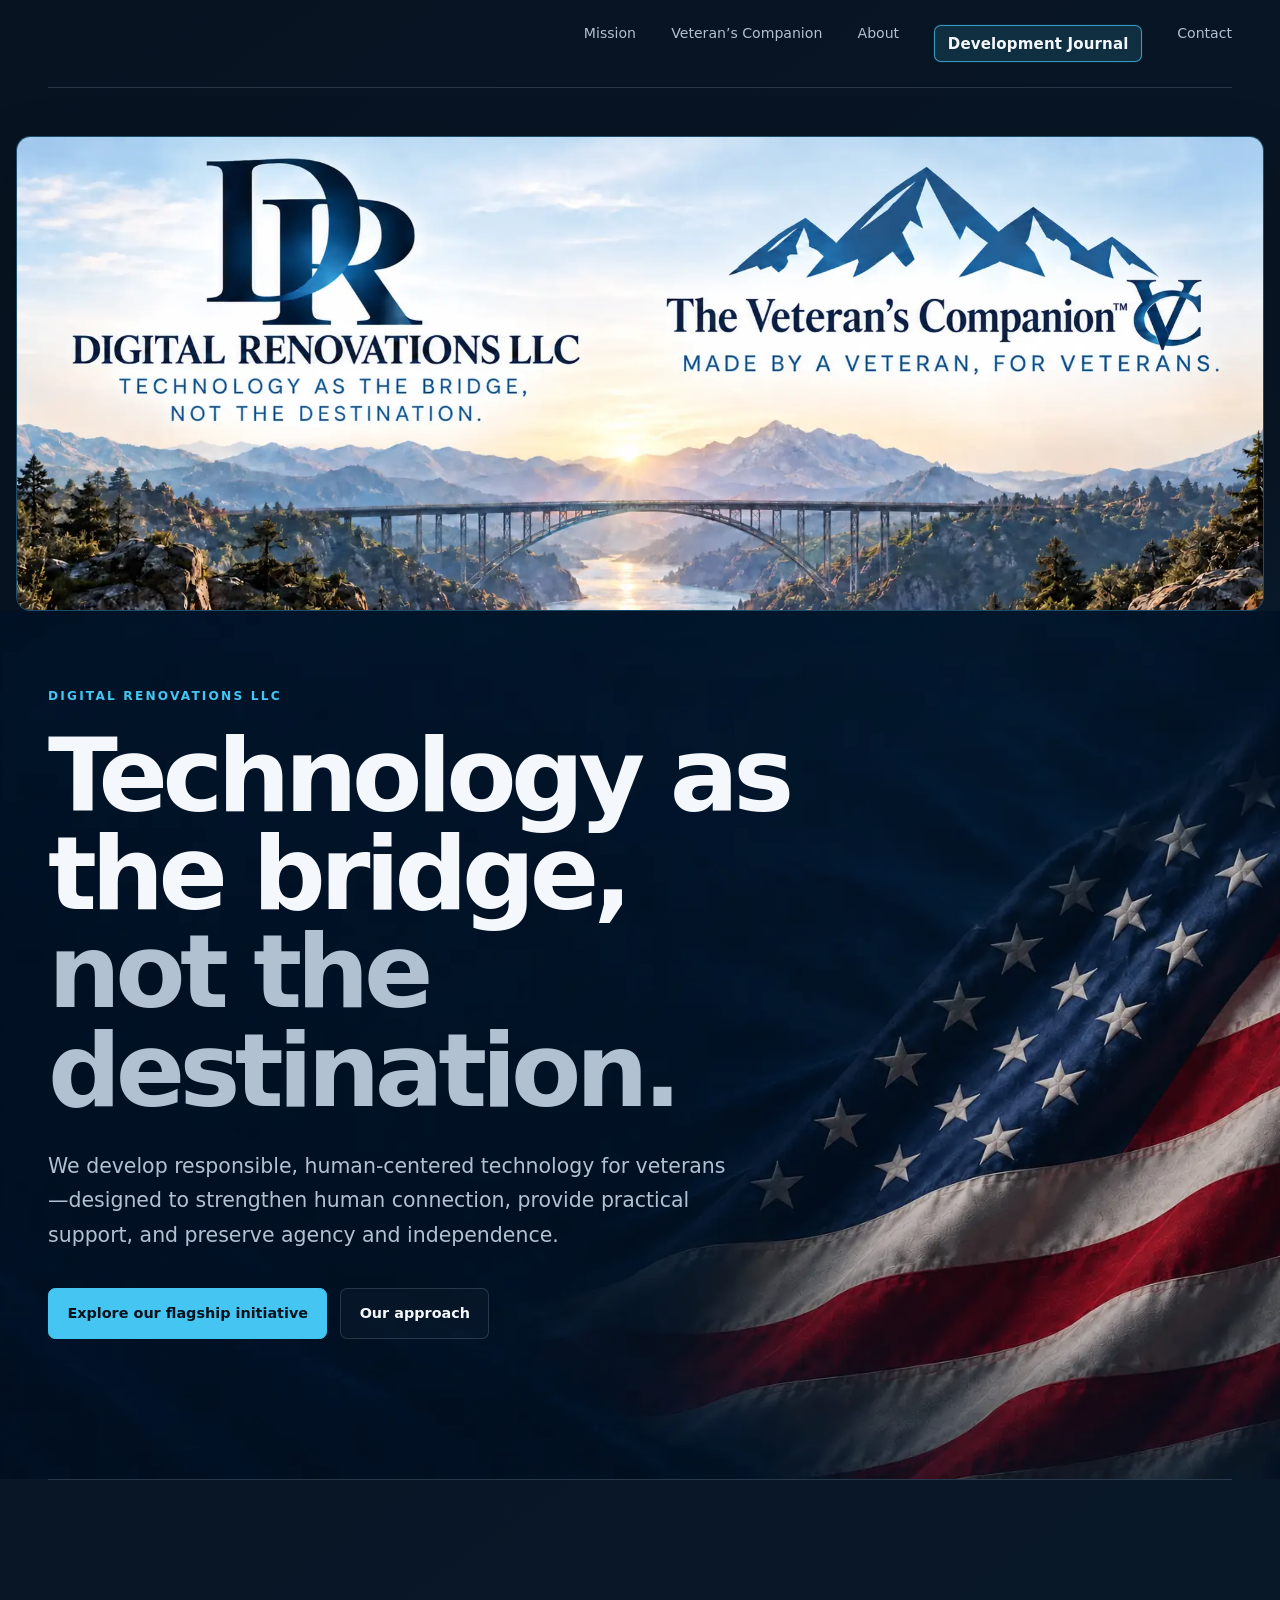
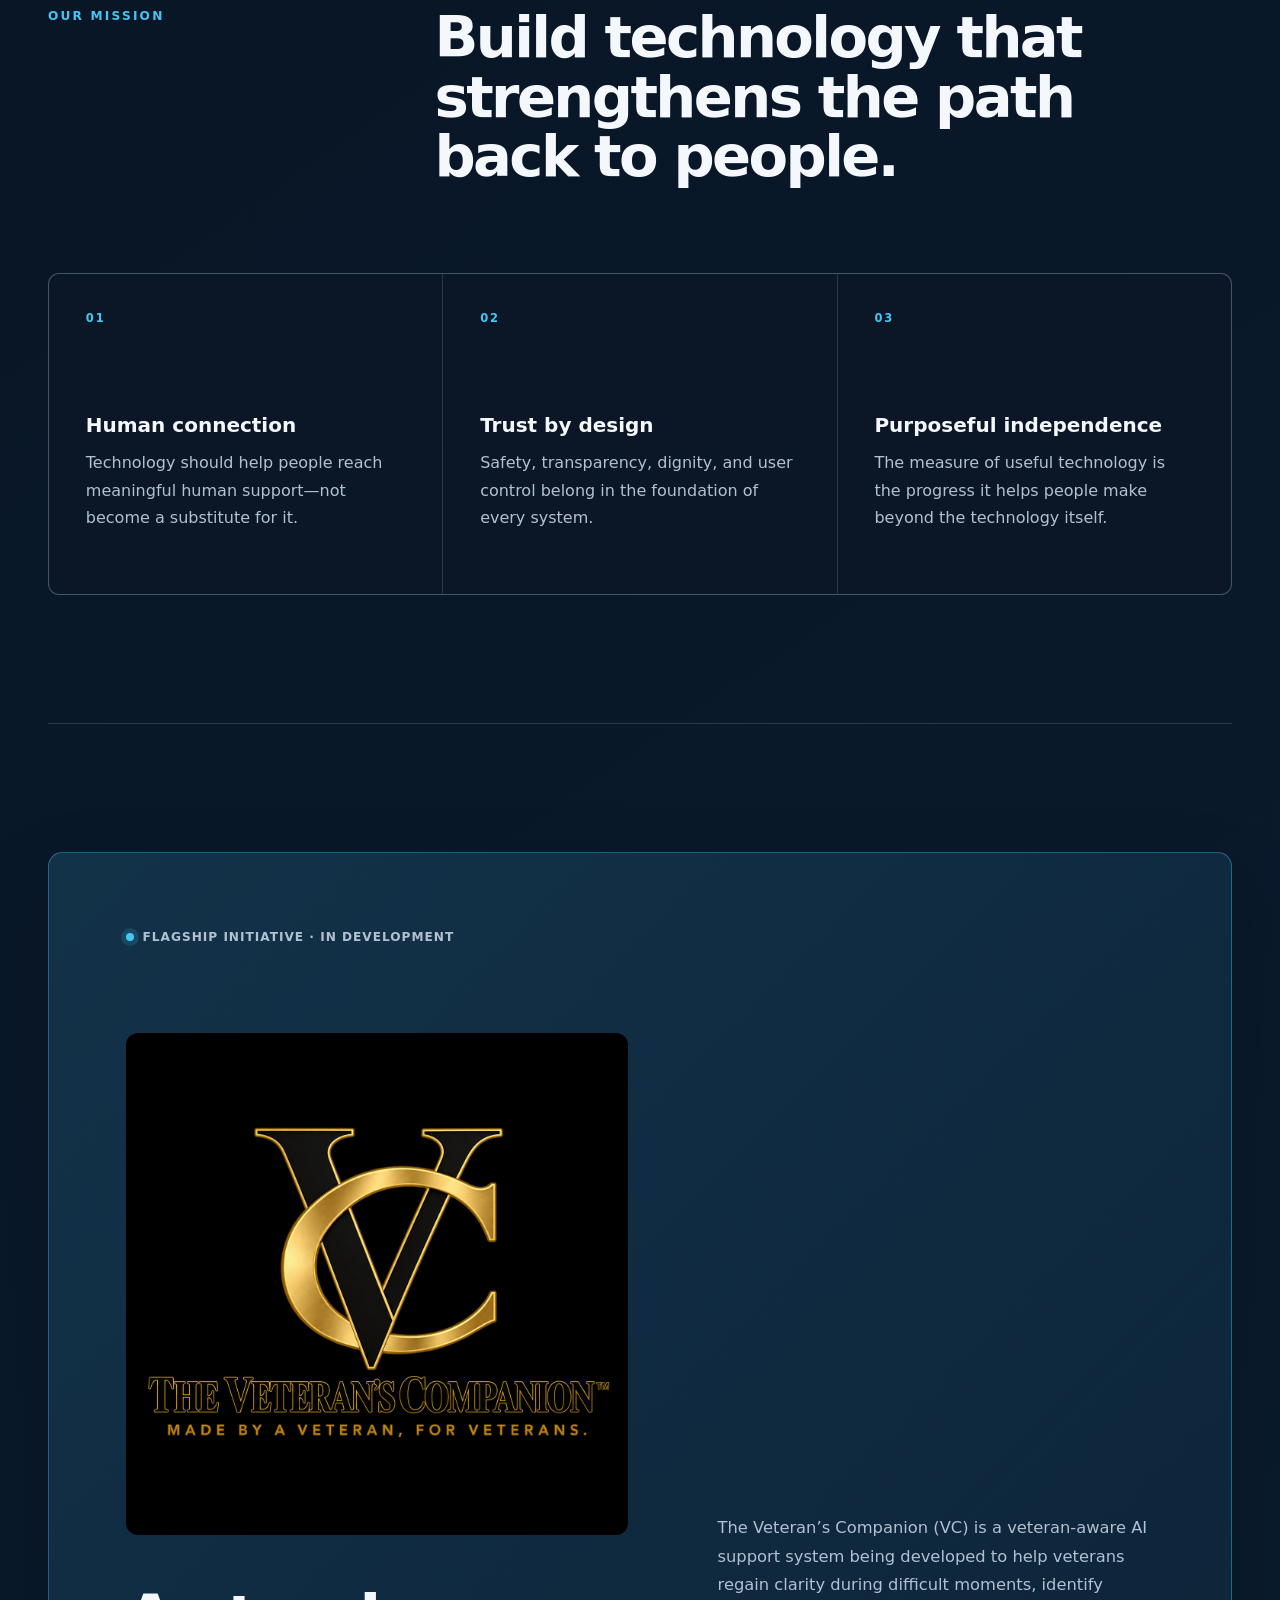
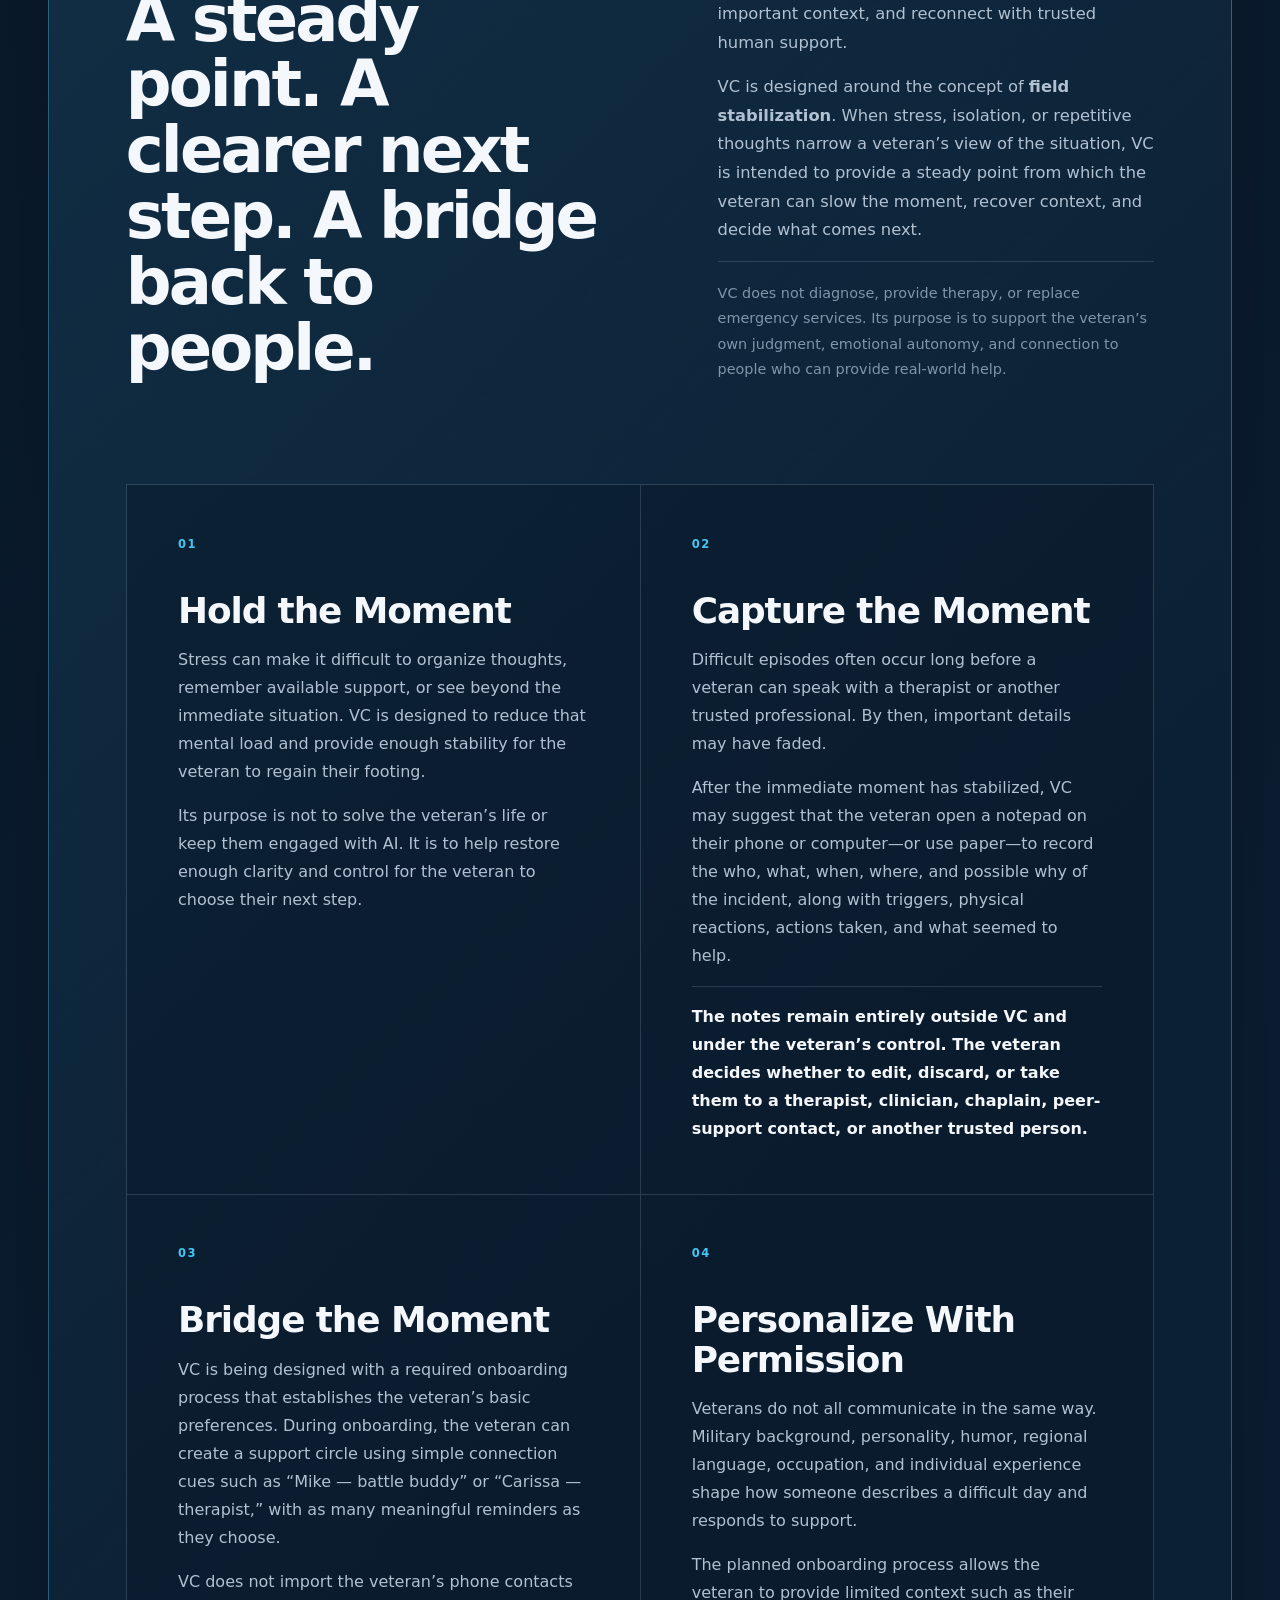
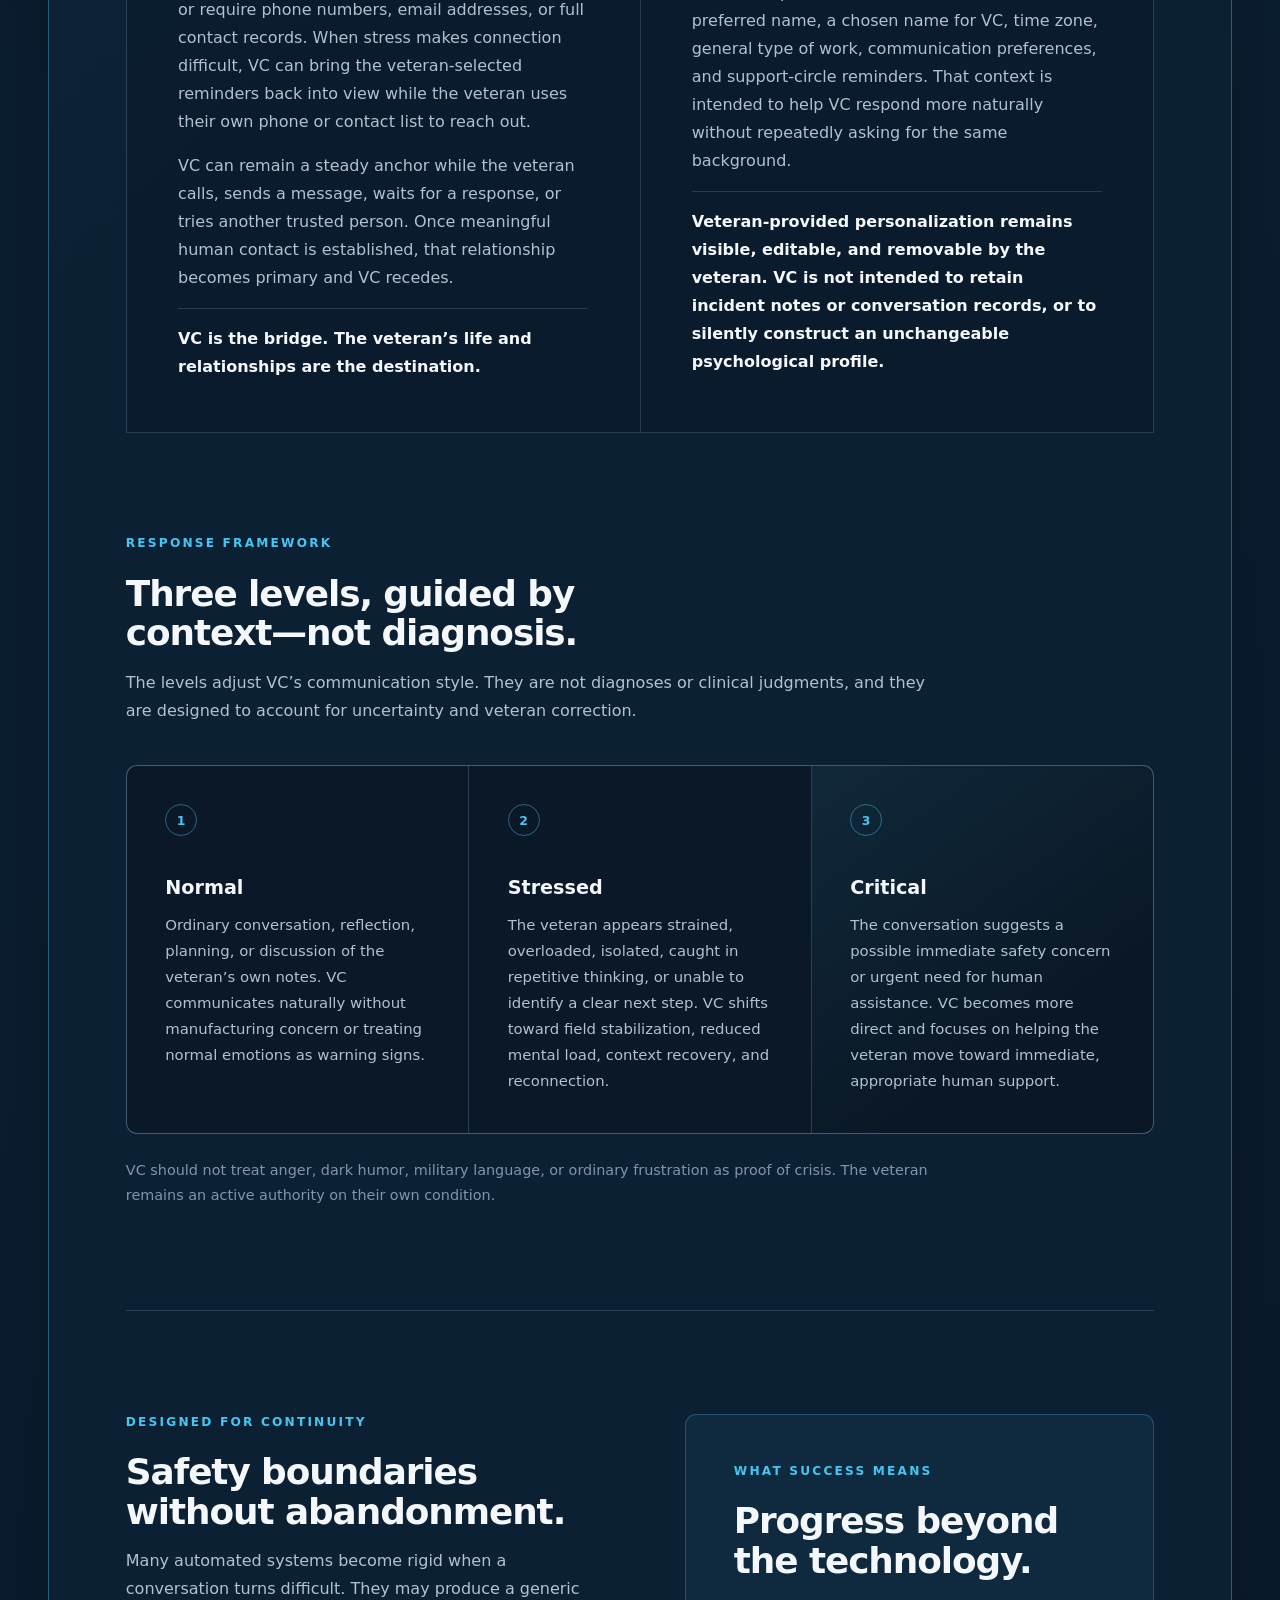
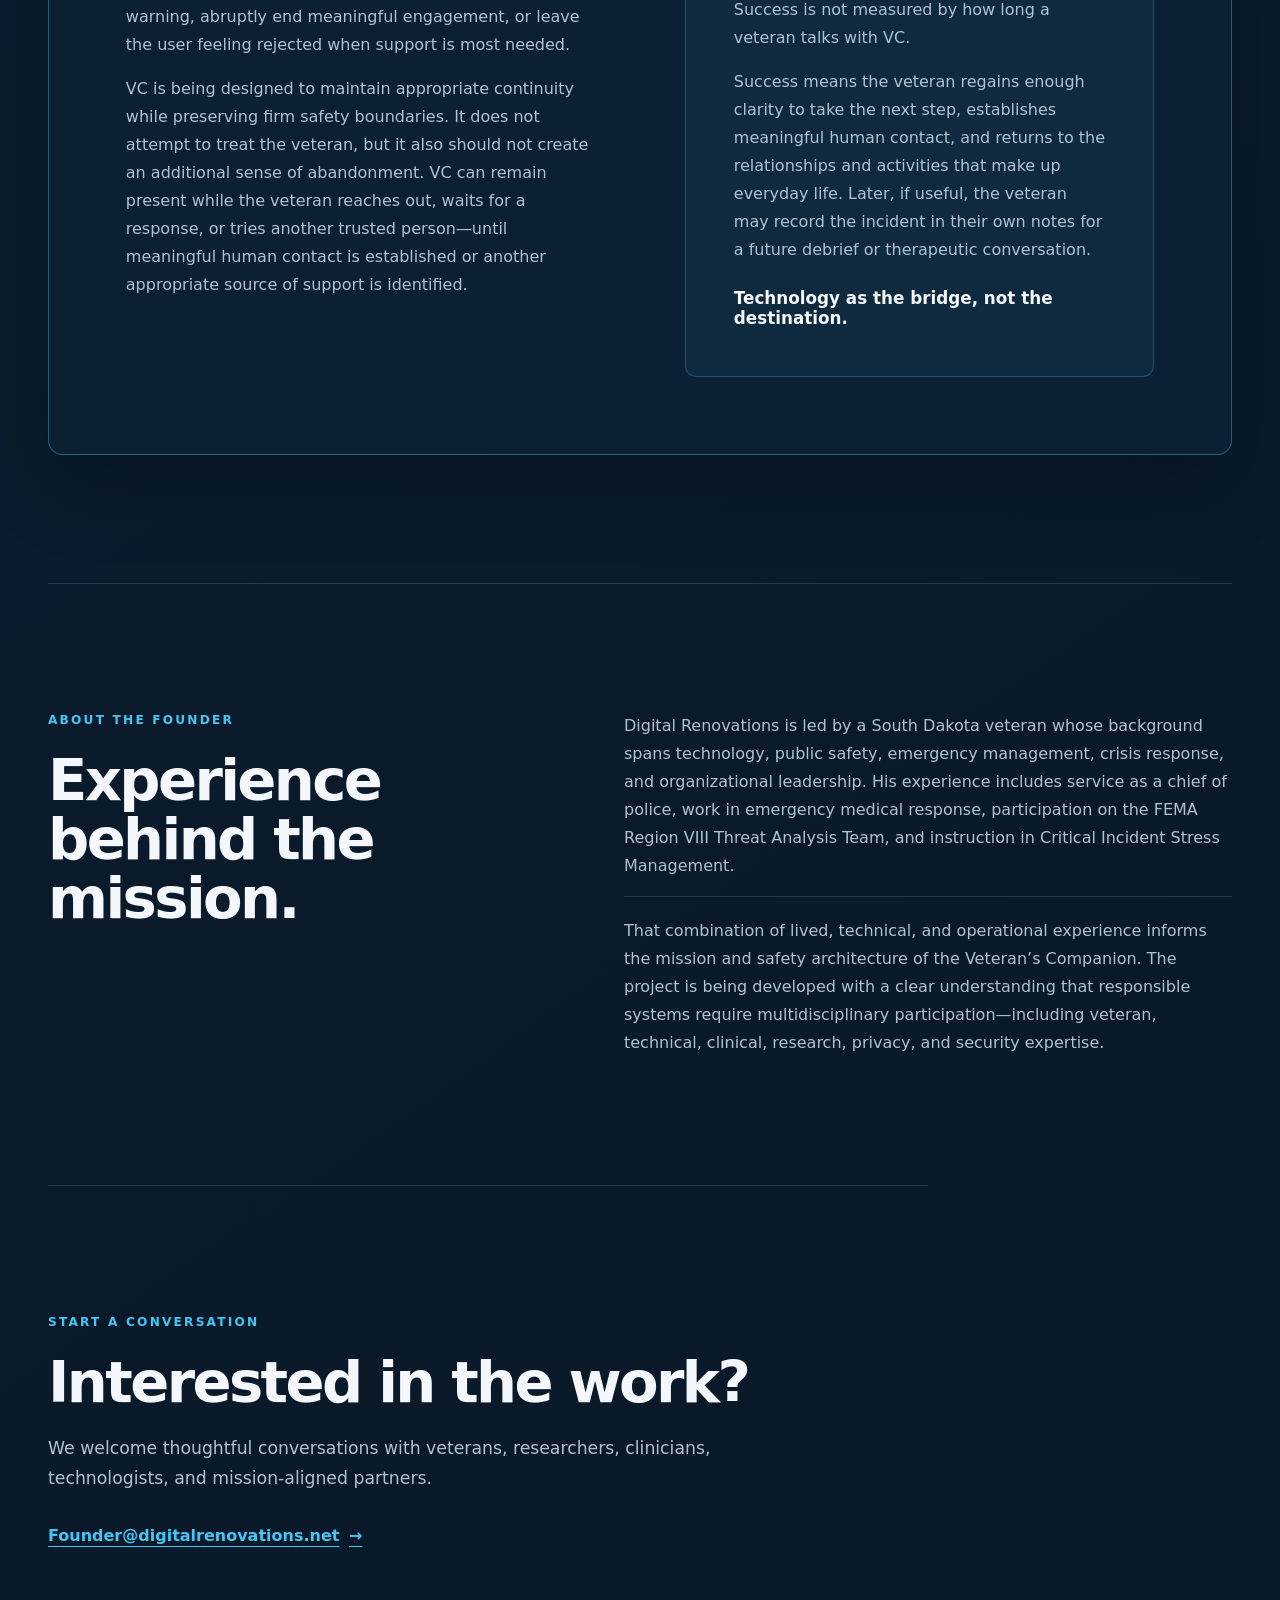
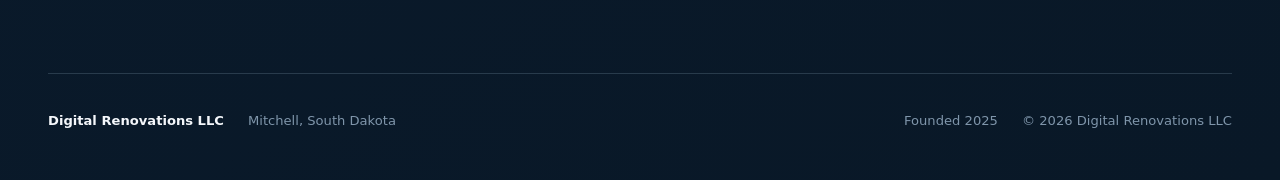
<file: index.html>
<!doctype html>
<html lang="en">
  <head>
    <meta charset="utf-8">
    <meta name="viewport" content="width=device-width, initial-scale=1">
    <meta name="theme-color" content="#081524">
    <meta
      name="description"
      content="Digital Renovations LLC develops responsible, human-centered technology. The Veteran’s Companion is our flagship initiative."
    >
    <meta property="og:title" content="Digital Renovations LLC">
    <meta
      property="og:description"
      content="Technology as the bridge, not the destination."
    >
    <meta property="og:type" content="website">
    <meta property="og:url" content="https://digitalrenovations.net/">
    <meta property="og:image" content="https://digitalrenovations.net/dr-logo-new.webp">
    <meta name="twitter:card" content="summary">
    <meta
      http-equiv="Content-Security-Policy"
      content="default-src 'self'; script-src 'self' https://gc.zgo.at; connect-src 'self' https://founder.goatcounter.com/count; style-src 'self'; img-src 'self' data:; object-src 'none'; base-uri 'self'; form-action 'none'; frame-ancestors 'none'; upgrade-insecure-requests"
    >
    <title>Digital Renovations LLC | Human-Centered Technology</title>
    <link rel="canonical" href="https://digitalrenovations.net/">
    <link rel="stylesheet" href="styles.css?v=16">
  </head>
  <body>
    <a class="skip-link" href="#main-content">Skip to content</a>

    <header class="site-header">
      <nav aria-label="Primary navigation">
        <a href="#mission">Mission</a>
        <a href="#veteran-companion">Veteran’s Companion</a>
        <a href="#about">About</a>
        <a class="journal-nav-link" href="journal/">Development Journal</a>
        <a href="#contact">Contact</a>
      </nav>
    </header>

    <main id="main-content">

      <section class="identity-banner" aria-label="Digital Renovations and The Veteran’s Companion">
        <img
          src="digital-renovations-banner.webp?v=4"
          alt="Digital Renovations LLC and The Veteran’s Companion™. Technology as the bridge, not the destination. Made by a Veteran, for Veterans."
          width="2035"
          height="773"
        >
      </section>

      <section class="hero" id="top" aria-labelledby="hero-heading">
        <div class="hero-copy">
          <p class="eyebrow">Digital Renovations LLC</p>
          <h1 id="hero-heading">Technology as the bridge,<br><span>not the destination.</span></h1>
          <p class="hero-intro">
            We develop responsible, human-centered technology for veterans—designed to
            strengthen human connection, provide practical support, and preserve agency and
            independence.
          </p>
          <div class="hero-actions">
            <a class="button button-primary" href="#veteran-companion">Explore our flagship initiative</a>
            <a class="button button-secondary" href="#mission">Our approach</a>
          </div>
        </div>
      </section>

      <section class="mission section" id="mission" aria-labelledby="mission-heading">
        <div class="section-heading">
          <p class="eyebrow">Our mission</p>
          <h2 id="mission-heading">Build technology that strengthens the path back to people.</h2>
        </div>
        <div class="principles" aria-label="Our guiding principles">
          <article>
            <span class="principle-number">01</span>
            <h3>Human connection</h3>
            <p>Technology should help people reach meaningful human support—not become a substitute for it.</p>
          </article>
          <article>
            <span class="principle-number">02</span>
            <h3>Trust by design</h3>
            <p>Safety, transparency, dignity, and user control belong in the foundation of every system.</p>
          </article>
          <article>
            <span class="principle-number">03</span>
            <h3>Purposeful independence</h3>
            <p>The measure of useful technology is the progress it helps people make beyond the technology itself.</p>
          </article>
        </div>
      </section>

      <section class="flagship section" id="veteran-companion" aria-labelledby="vc-heading">
        <div class="flagship-card">
          <div class="flagship-label">
            <span class="status-dot" aria-hidden="true"></span>
            Flagship initiative · In development
          </div>

          <div class="vc-overview">
            <div>
              <div class="vc-brand">
                <img
                  src="veterans-companion-logo.png?v=1"
                  alt="The Veteran’s Companion™. Made by a Veteran, for Veterans."
                  width="1254"
                  height="1254"
                >
              </div>
              <h2 id="vc-heading">A steady point. A clearer next step. A bridge back to people.</h2>
            </div>
            <div class="vc-lede">
              <p>
                The Veteran’s Companion (VC) is a veteran-aware AI support system being developed
                to help veterans regain clarity during difficult moments, identify important
                context, and reconnect with trusted human support.
              </p>
              <p>
                VC is designed around the concept of <strong>field stabilization</strong>. When
                stress, isolation, or repetitive thoughts narrow a veteran’s view of the situation,
                VC is intended to provide a steady point from which the veteran can slow the moment,
                recover context, and decide what comes next.
              </p>
              <p class="vc-boundary">
                VC does not diagnose, provide therapy, or replace emergency services. Its purpose
                is to support the veteran’s own judgment, emotional autonomy, and connection to
                people who can provide real-world help.
              </p>
            </div>
          </div>

          <div class="vc-pillars" aria-label="How the Veteran’s Companion is intended to help">
            <article class="vc-pillar">
              <p class="vc-step">01</p>
              <h3>Hold the Moment</h3>
              <p>
                Stress can make it difficult to organize thoughts, remember available support, or
                see beyond the immediate situation. VC is designed to reduce that mental load and
                provide enough stability for the veteran to regain their footing.
              </p>
              <p>
                Its purpose is not to solve the veteran’s life or keep them engaged with AI. It is
                to help restore enough clarity and control for the veteran to choose their next step.
              </p>
            </article>

            <article class="vc-pillar">
              <p class="vc-step">02</p>
              <h3>Capture the Moment</h3>
              <p>
                Difficult episodes often occur long before a veteran can speak with a therapist or
                another trusted professional. By then, important details may have faded.
              </p>
              <p>
                After the immediate moment has stabilized, VC may suggest that the veteran open a
                notepad on their phone or computer—or use paper—to record the who, what, when, where,
                and possible why of the incident, along with triggers, physical reactions, actions
                taken, and what seemed to help.
              </p>
              <p class="vc-emphasis">
                The notes remain entirely outside VC and under the veteran’s control. The veteran
                decides whether to edit, discard, or take them to a therapist, clinician, chaplain,
                peer-support contact, or another trusted person.
              </p>
            </article>

            <article class="vc-pillar">
              <p class="vc-step">03</p>
              <h3>Bridge the Moment</h3>
              <p>
                VC is being designed with a required onboarding process that establishes the
                veteran’s basic preferences. During onboarding, the veteran can create a support
                circle using simple connection cues such as “Mike — battle buddy” or “Carissa —
                therapist,” with as many meaningful reminders as they choose.
              </p>
              <p>
                VC does not import the veteran’s phone contacts or require phone numbers, email
                addresses, or full contact records. When stress makes connection difficult, VC can
                bring the veteran-selected reminders back into view while the veteran uses their own
                phone or contact list to reach out.
              </p>
              <p>
                VC can remain a steady anchor while the veteran calls, sends a message, waits for a
                response, or tries another trusted person. Once meaningful human contact is
                established, that relationship becomes primary and VC recedes.
              </p>
              <p class="vc-emphasis">VC is the bridge. The veteran’s life and relationships are the destination.</p>
            </article>

            <article class="vc-pillar">
              <p class="vc-step">04</p>
              <h3>Personalize With Permission</h3>
              <p>
                Veterans do not all communicate in the same way. Military background, personality,
                humor, regional language, occupation, and individual experience shape how someone
                describes a difficult day and responds to support.
              </p>
              <p>
                The planned onboarding process allows the veteran to provide limited context such as
                their preferred name, a chosen name for VC, time zone, general type of work,
                communication preferences, and support-circle reminders. That context is intended
                to help VC respond more naturally without repeatedly asking for the same background.
              </p>
              <p class="vc-emphasis">
                Veteran-provided personalization remains visible, editable, and removable by the
                veteran. VC is not intended to retain incident notes or conversation records, or to
                silently construct an unchangeable psychological profile.
              </p>
            </article>
          </div>

          <div class="vc-framework" aria-labelledby="framework-heading">
            <div class="vc-section-heading">
              <p class="eyebrow">Response framework</p>
              <h3 id="framework-heading">Three levels, guided by context—not diagnosis.</h3>
              <p>
                The levels adjust VC’s communication style. They are not diagnoses or clinical
                judgments, and they are designed to account for uncertainty and veteran correction.
              </p>
            </div>

            <div class="vc-levels">
              <article class="vc-level">
                <span class="vc-level-number">1</span>
                <h4>Normal</h4>
                <p>
                  Ordinary conversation, reflection, planning, or discussion of the veteran’s own
                  notes. VC communicates naturally without manufacturing concern or treating normal
                  emotions as warning signs.
                </p>
              </article>
              <article class="vc-level">
                <span class="vc-level-number">2</span>
                <h4>Stressed</h4>
                <p>
                  The veteran appears strained, overloaded, isolated, caught in repetitive thinking,
                  or unable to identify a clear next step. VC shifts toward field stabilization,
                  reduced mental load, context recovery, and reconnection.
                </p>
              </article>
              <article class="vc-level vc-level-critical">
                <span class="vc-level-number">3</span>
                <h4>Critical</h4>
                <p>
                  The conversation suggests a possible immediate safety concern or urgent need for
                  human assistance. VC becomes more direct and focuses on helping the veteran move
                  toward immediate, appropriate human support.
                </p>
              </article>
            </div>

            <p class="vc-framework-note">
              VC should not treat anger, dark humor, military language, or ordinary frustration as
              proof of crisis. The veteran remains an active authority on their own condition.
            </p>
          </div>

          <div class="vc-continuity">
            <article>
              <p class="eyebrow">Designed for continuity</p>
              <h3>Safety boundaries without abandonment.</h3>
              <p>
                Many automated systems become rigid when a conversation turns difficult. They may
                produce a generic warning, abruptly end meaningful engagement, or leave the user
                feeling rejected when support is most needed.
              </p>
              <p>
                VC is being designed to maintain appropriate continuity while preserving firm
                safety boundaries. It does not attempt to treat the veteran, but it also should not
                create an additional sense of abandonment. VC can remain present while the veteran
                reaches out, waits for a response, or tries another trusted person—until meaningful
                human contact is established or another appropriate source of support is identified.
              </p>
            </article>

            <article class="vc-success">
              <p class="eyebrow">What success means</p>
              <h3>Progress beyond the technology.</h3>
              <p>Success is not measured by how long a veteran talks with VC.</p>
              <p>
                Success means the veteran regains enough clarity to take the next step, establishes
                meaningful human contact, and returns to the relationships and activities that make
                up everyday life. Later, if useful, the veteran may record the incident in their own
                notes for a future debrief or therapeutic conversation.
              </p>
              <p class="vc-closing">Technology as the bridge, not the destination.</p>
            </article>
          </div>
        </div>
      </section>

      <section class="about section" id="about" aria-labelledby="about-heading">
        <div class="about-grid">
          <div>
            <p class="eyebrow">About the founder</p>
            <h2 id="about-heading">Experience behind the mission.</h2>
          </div>
          <div class="about-copy">
            <p>
              Digital Renovations is led by a South Dakota veteran whose background spans
              technology, public safety, emergency management, crisis response, and organizational
              leadership. His experience includes service as a chief of police, work in emergency
              medical response, participation on the FEMA Region VIII Threat Analysis Team, and
              instruction in Critical Incident Stress Management.
            </p>
            <p>
              That combination of lived, technical, and operational experience informs the mission
              and safety architecture of the Veteran’s Companion. The project is being developed with a
              clear understanding that responsible systems require multidisciplinary
              participation—including veteran, technical, clinical, research, privacy, and
              security expertise.
            </p>
          </div>
        </div>
      </section>

      <section class="contact section" id="contact" aria-labelledby="contact-heading">
        <p class="eyebrow">Start a conversation</p>
        <h2 id="contact-heading">Interested in the work?</h2>
        <p>We welcome thoughtful conversations with veterans, researchers, clinicians, technologists, and mission-aligned partners.</p>
        <a class="text-link" href="mailto:Founder@digitalrenovations.net">Founder@digitalrenovations.net <span aria-hidden="true">→</span></a>
      </section>
    </main>

    <footer>
      <div>
        <strong>Digital Renovations LLC</strong>
        <span>Mitchell, South Dakota</span>
      </div>
      <div class="footer-meta">
        <span>Founded 2025</span>
        <span>© 2026 Digital Renovations LLC</span>
      </div>
    </footer>
    <script
      data-goatcounter="https://founder.goatcounter.com/count"
      async
      src="https://gc.zgo.at/count.js"
    ></script>
  </body>
</html>
</file>
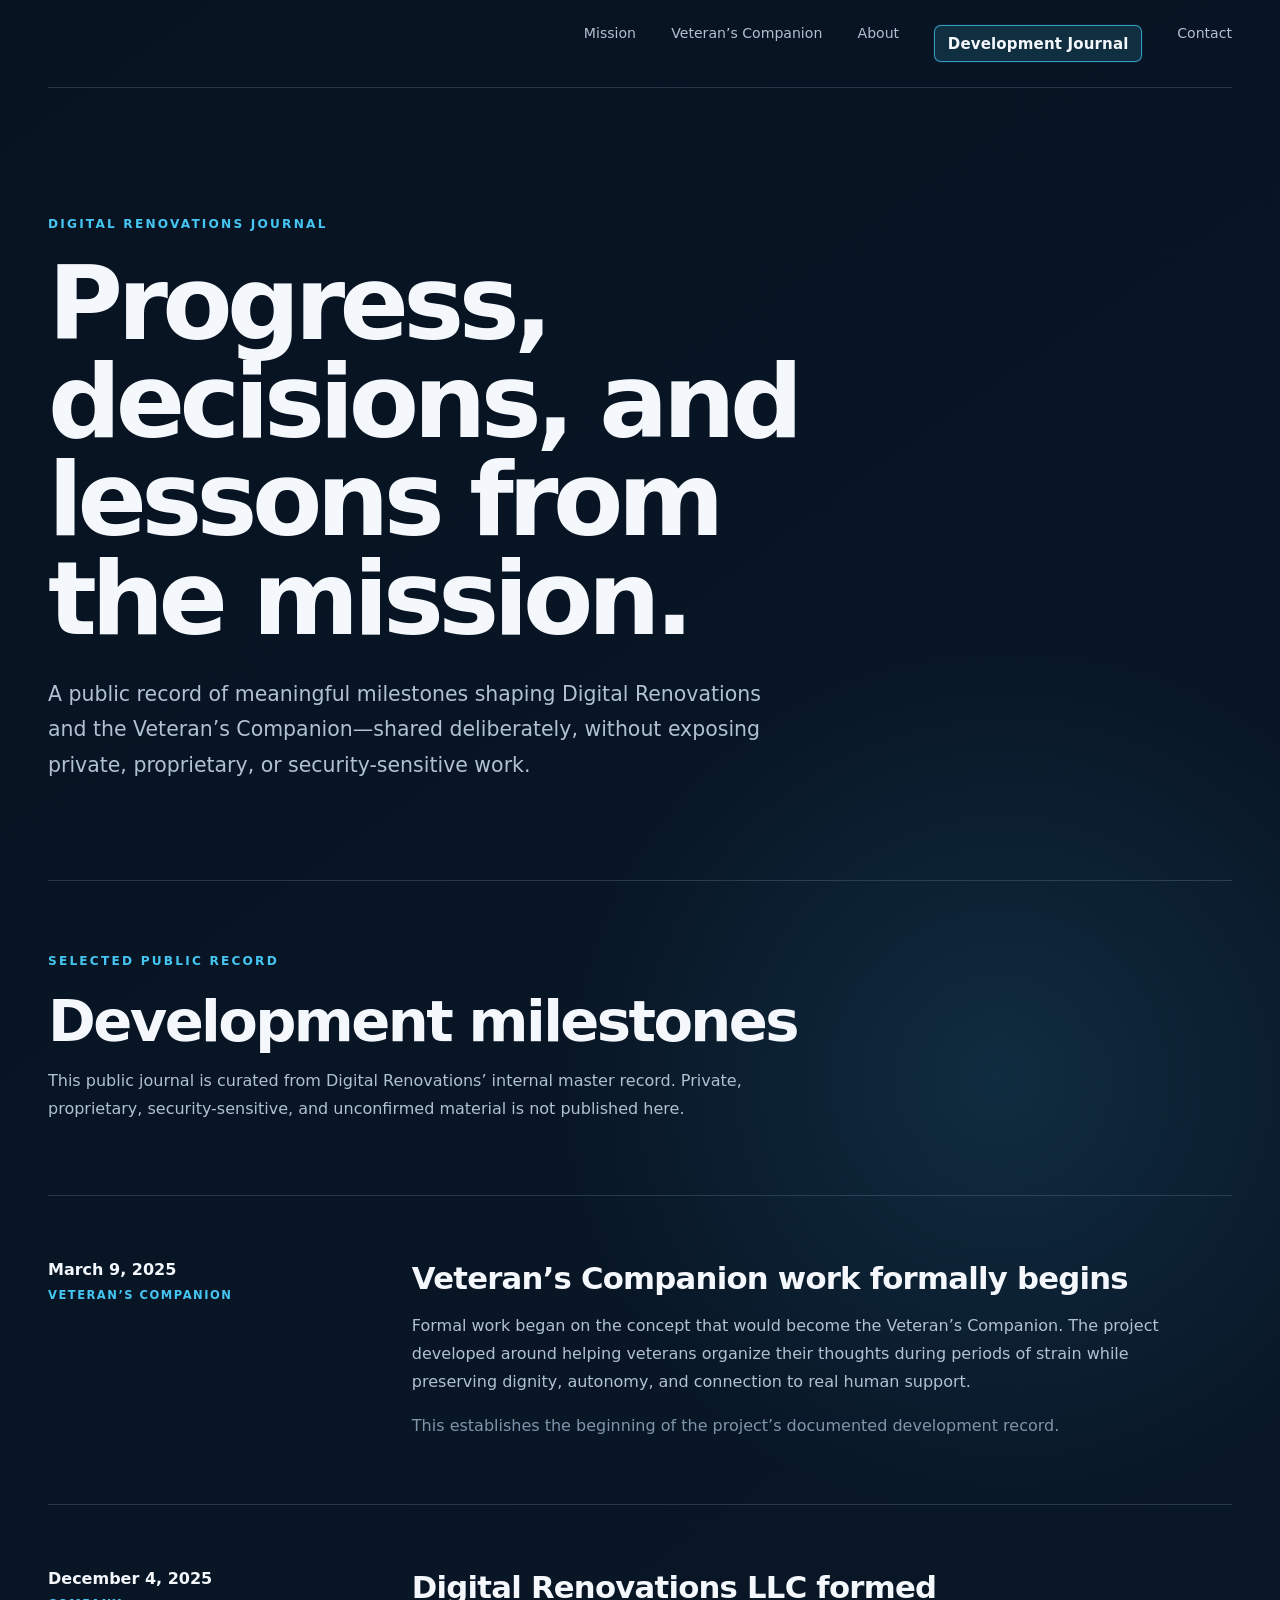
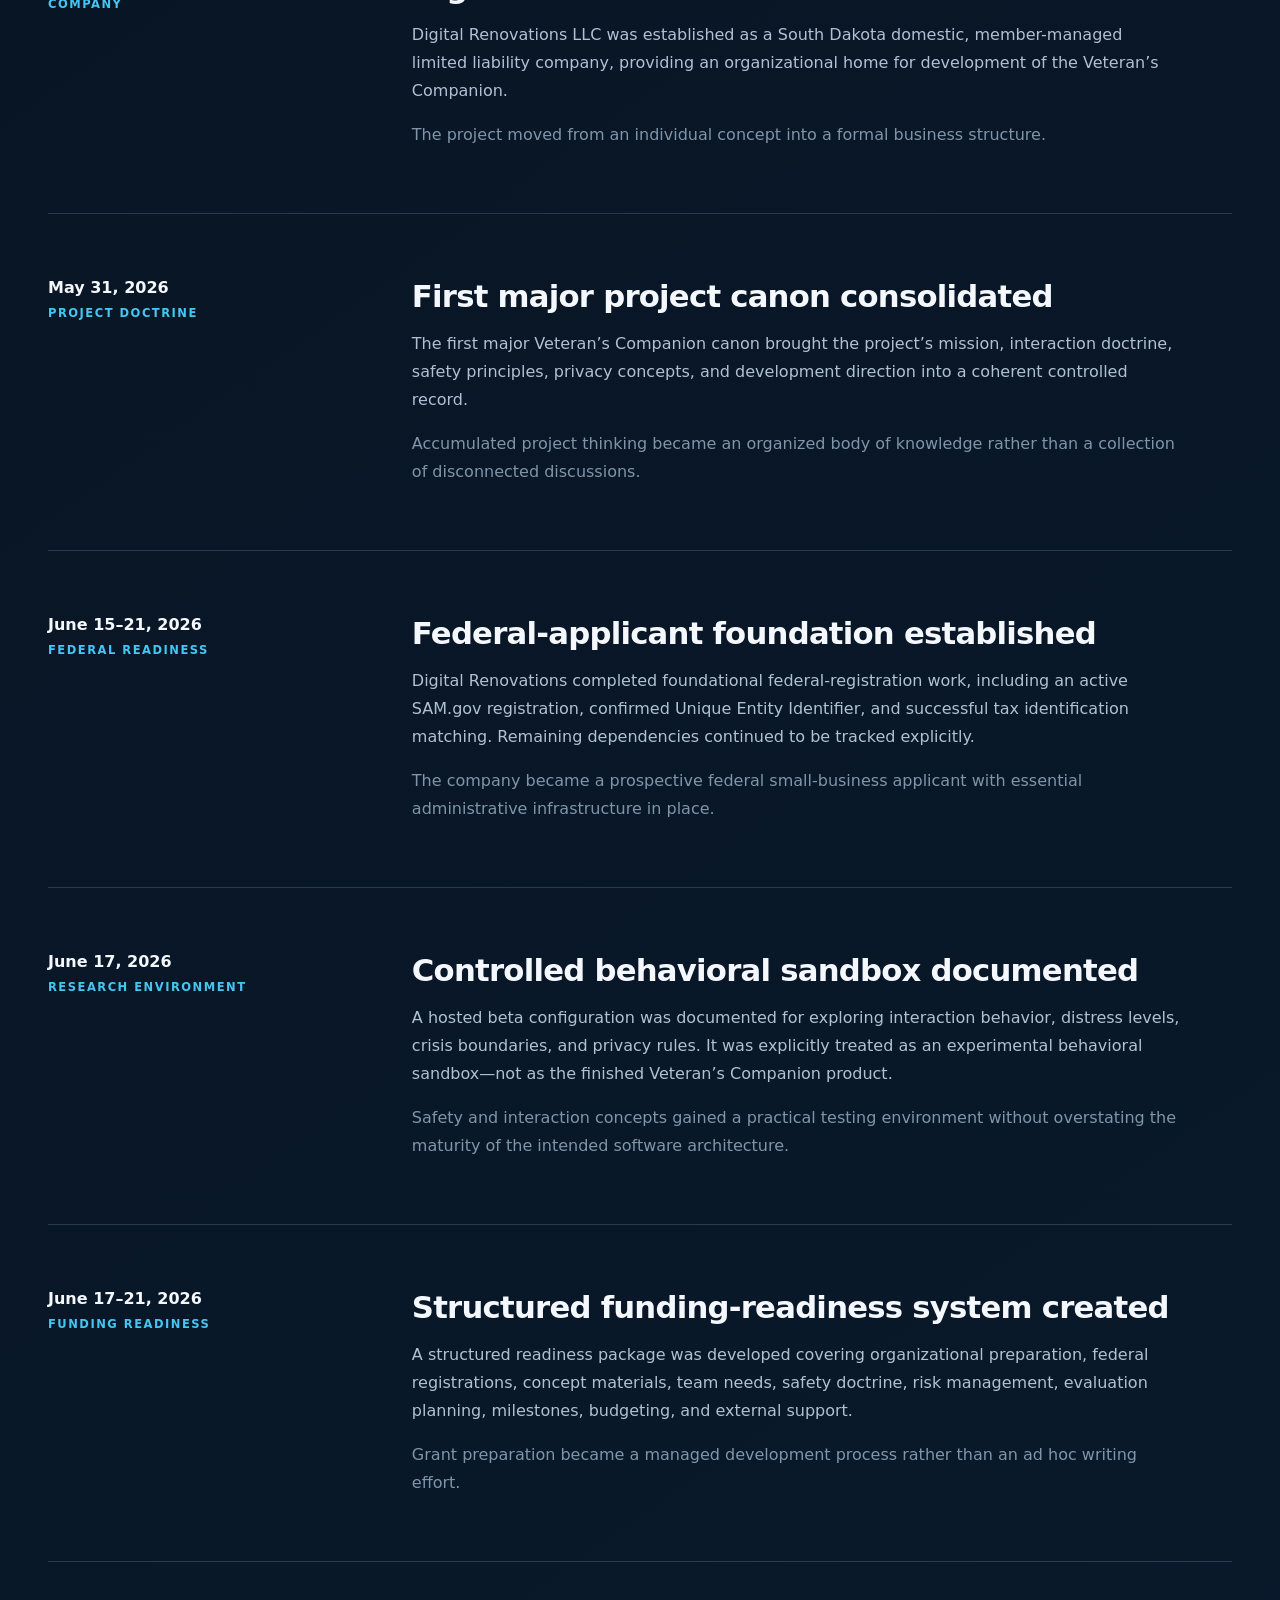
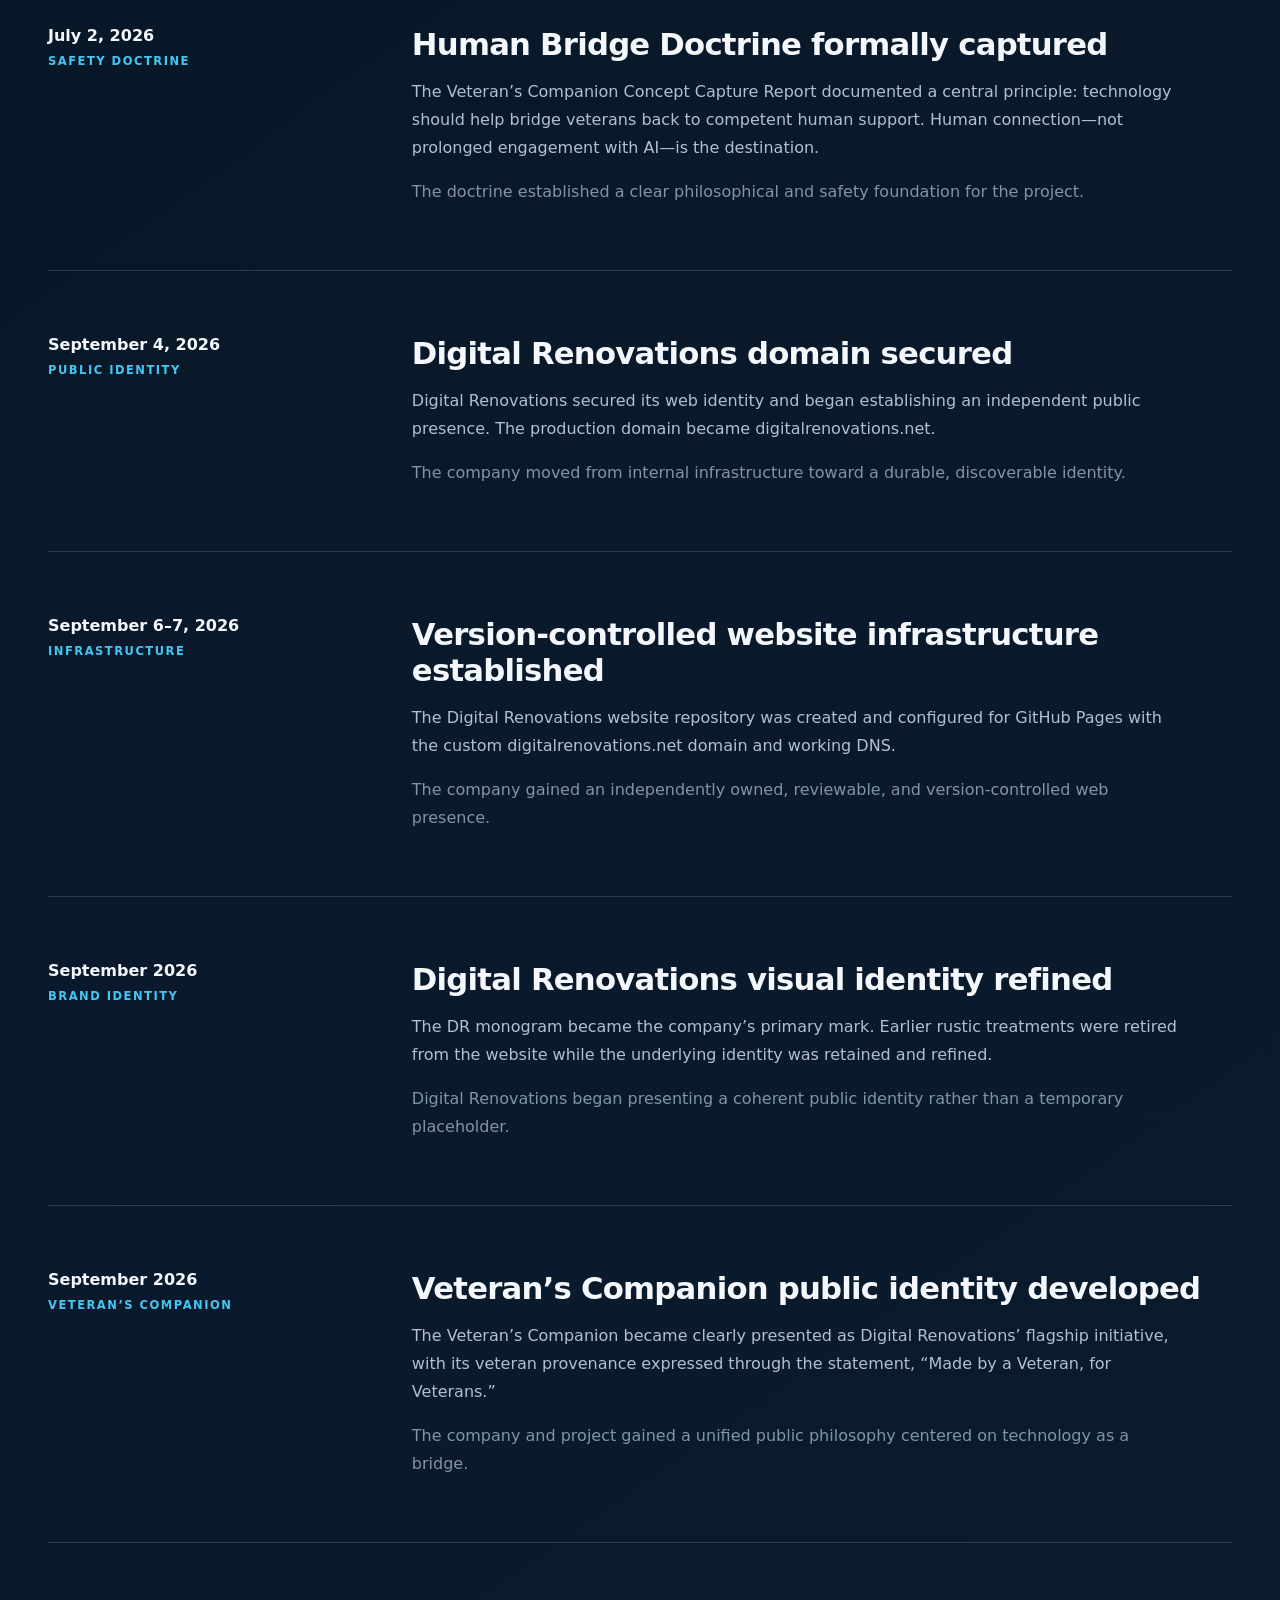
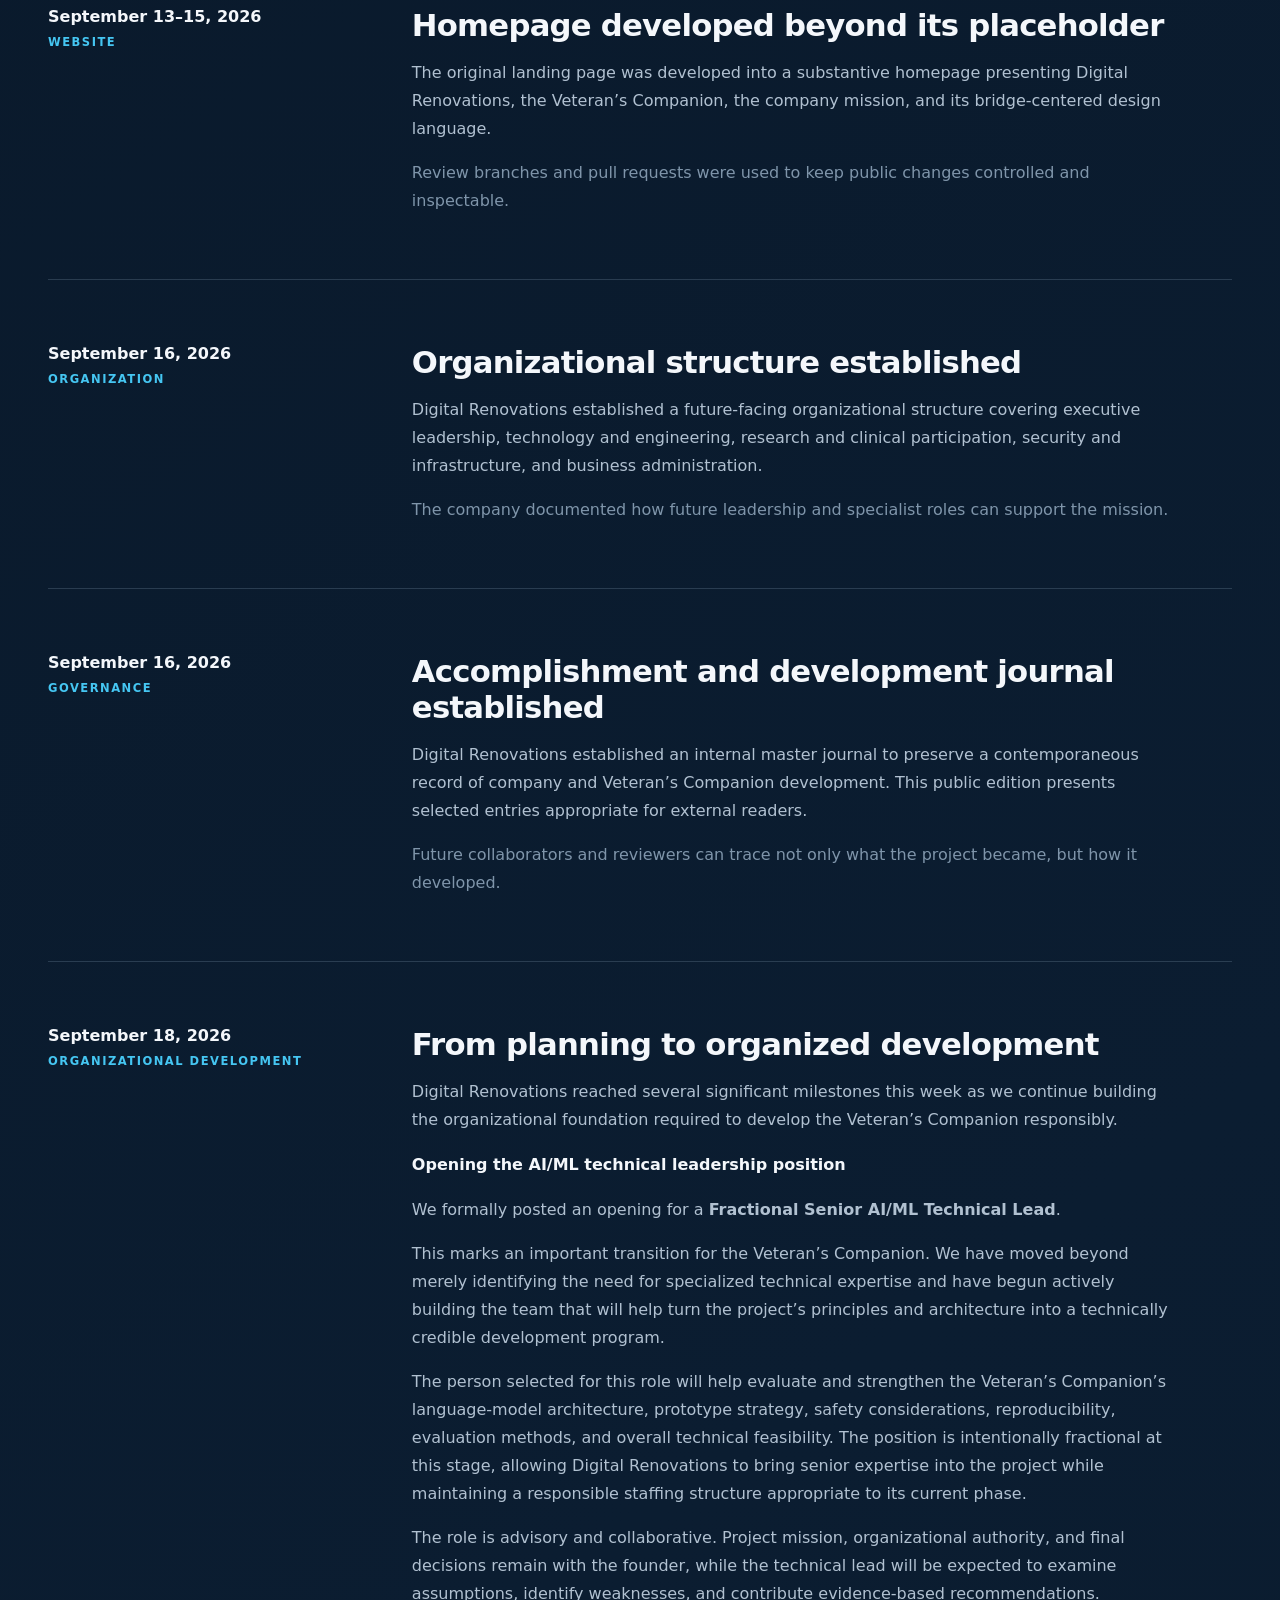
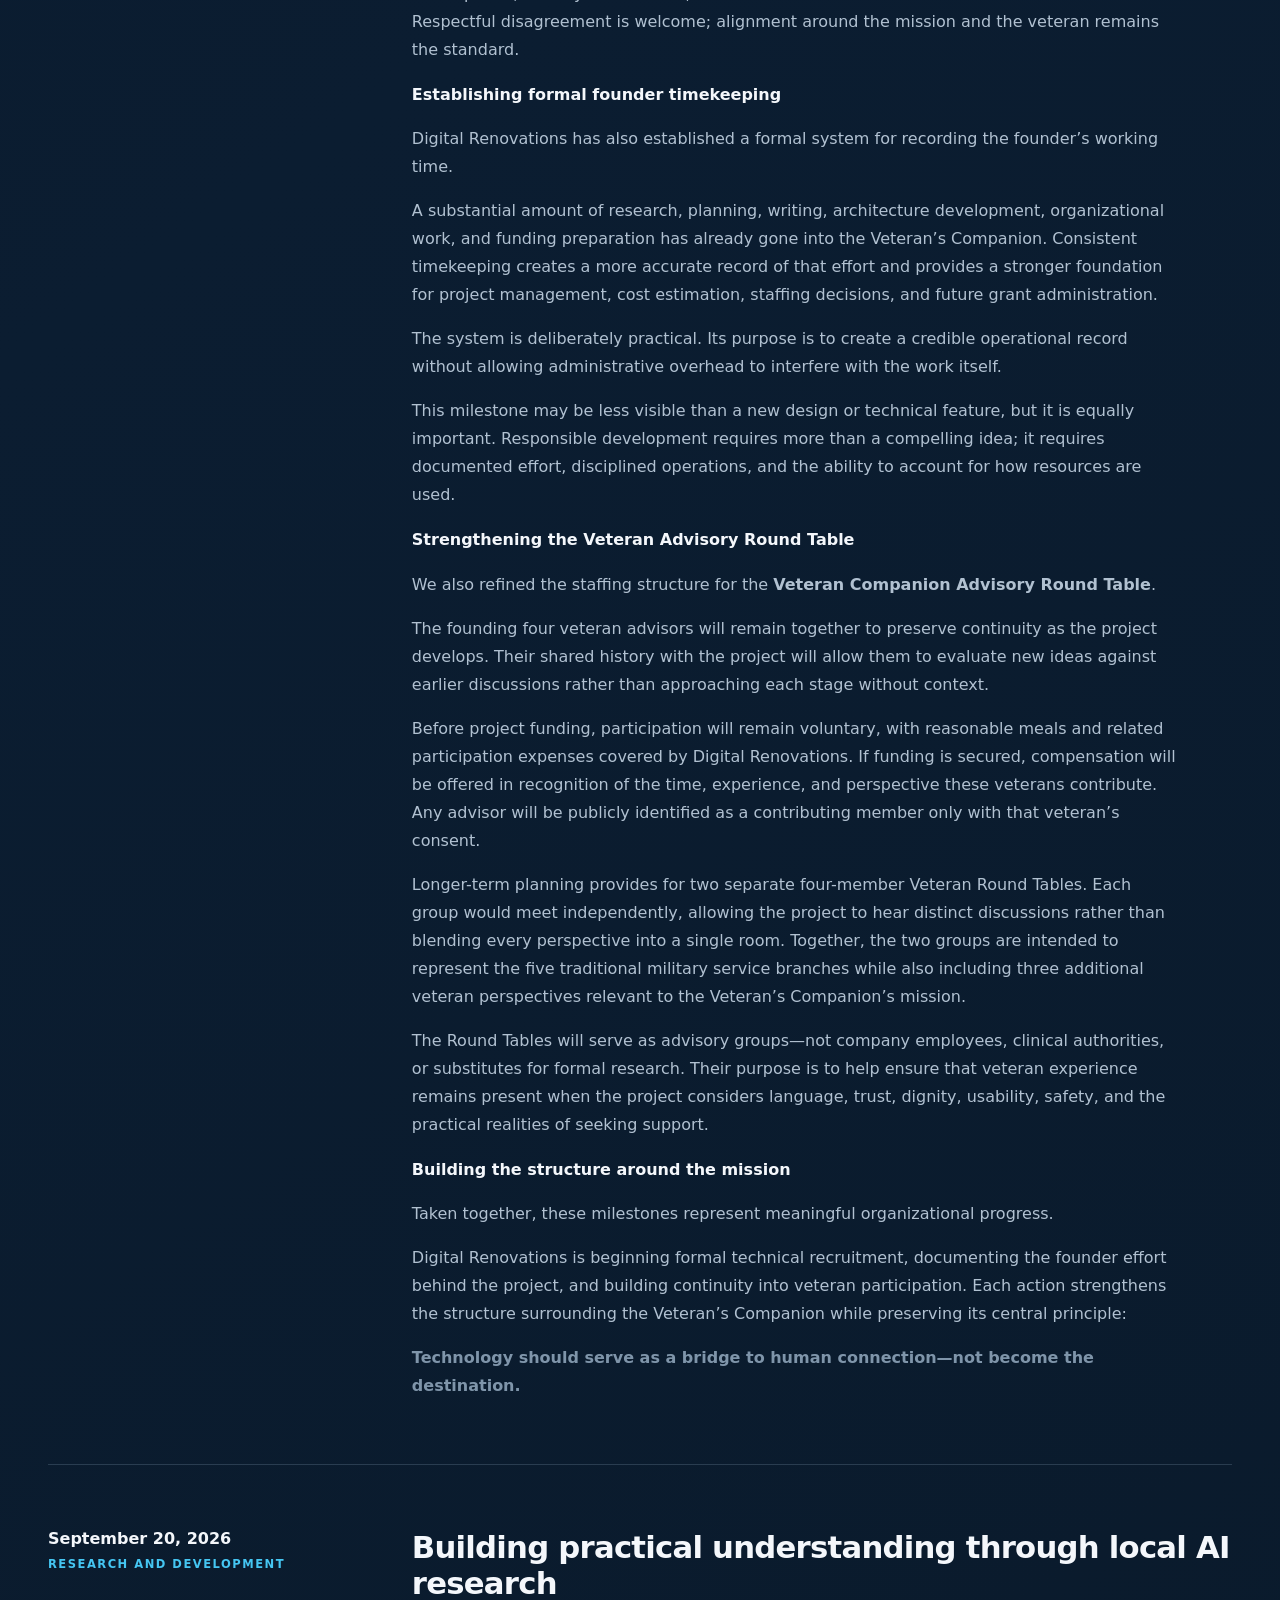
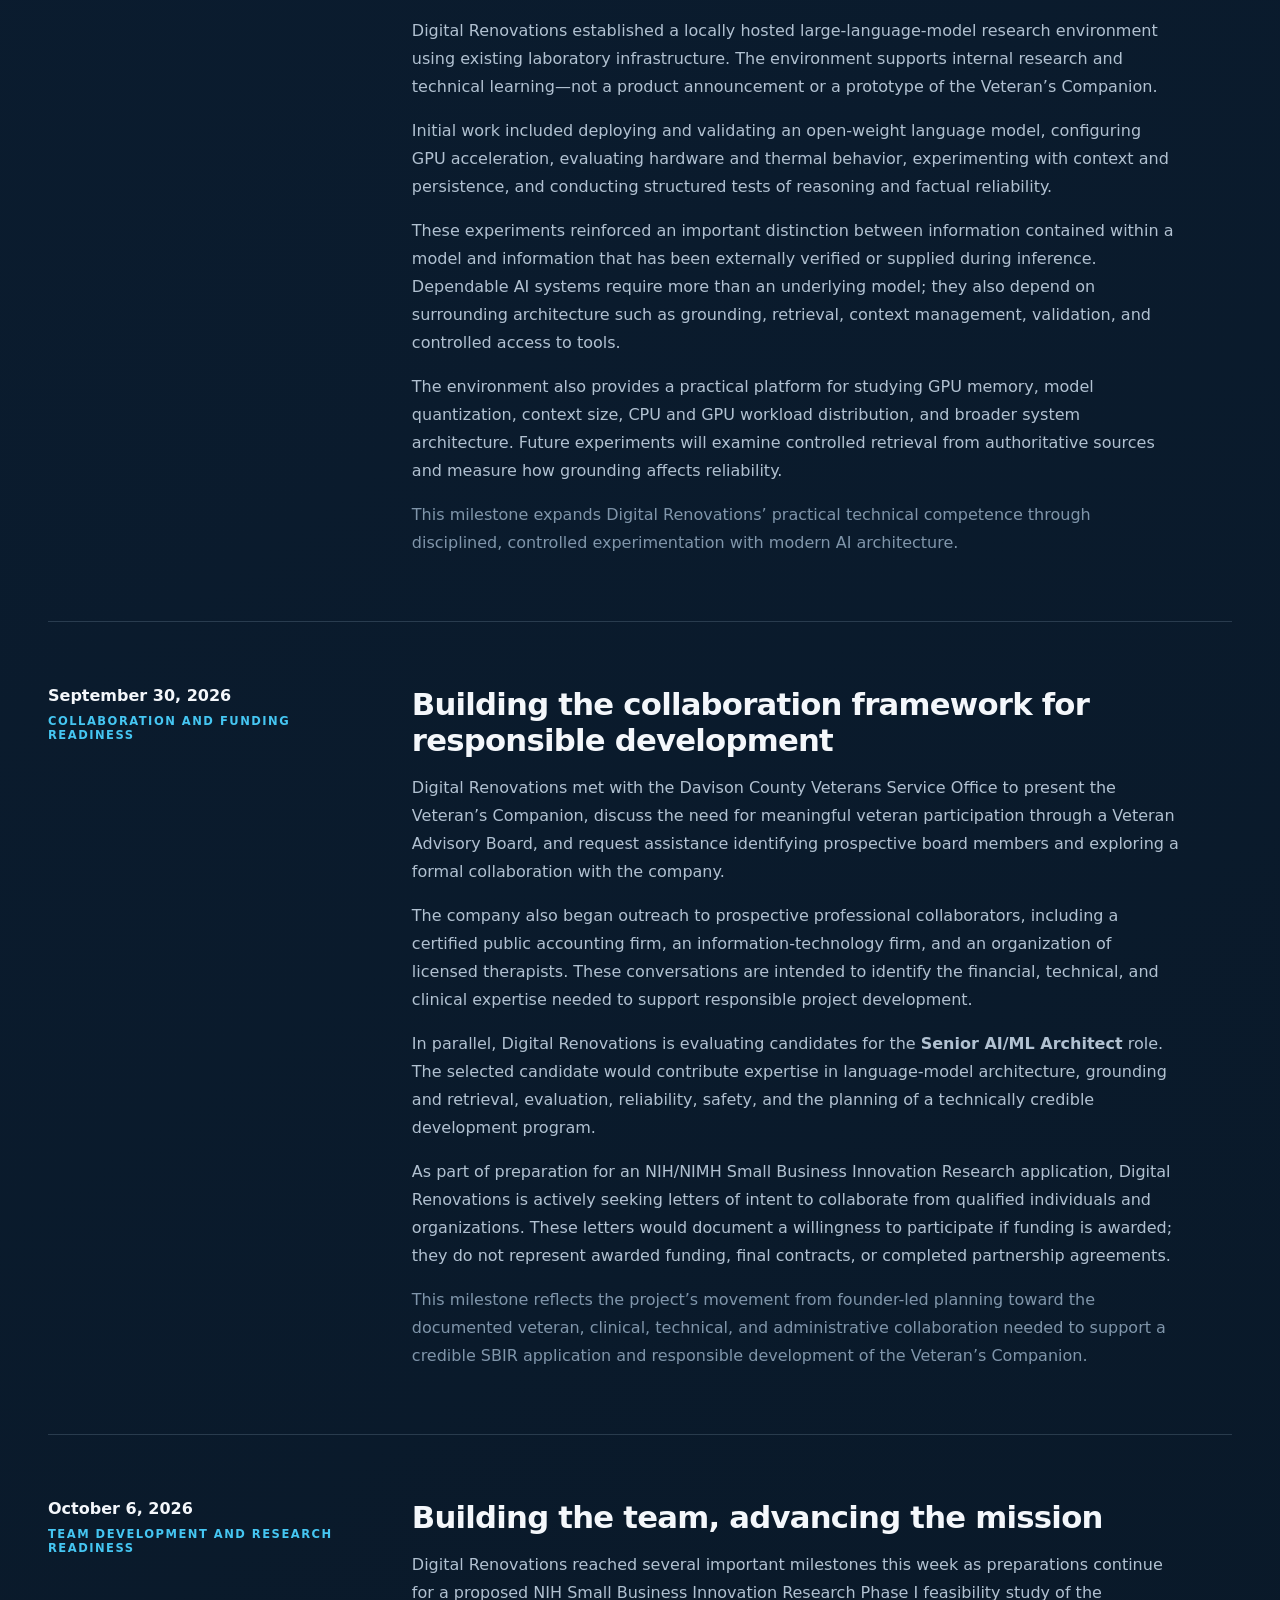
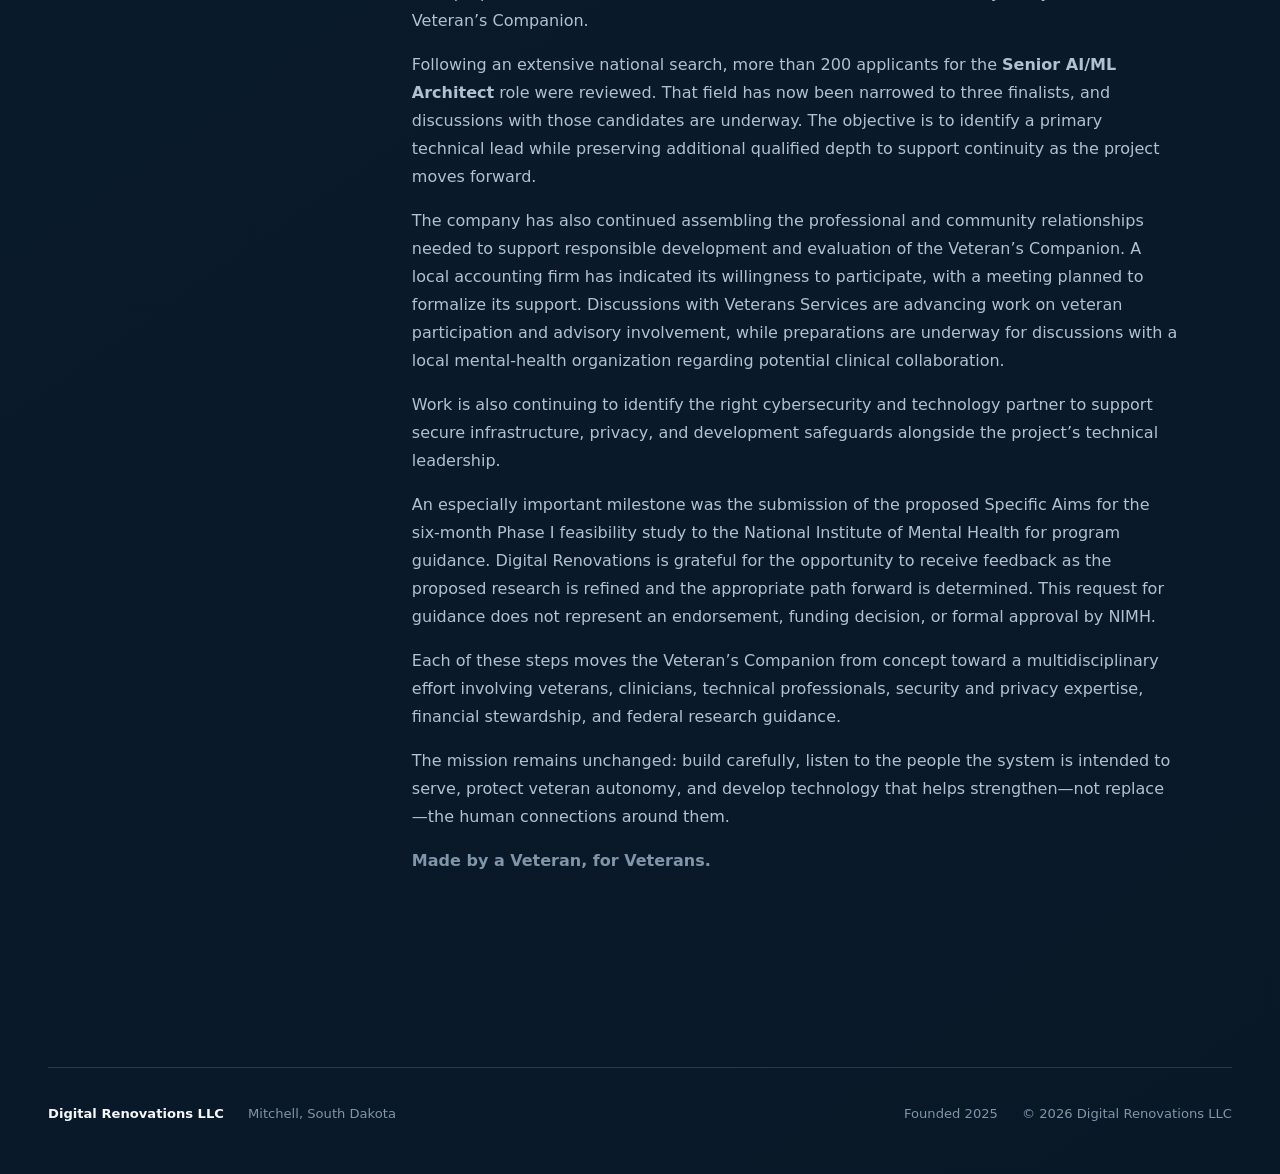
<file: journal/index.html>
<!doctype html>
<html lang="en">
  <head>
    <meta charset="utf-8">
    <meta name="viewport" content="width=device-width, initial-scale=1">
    <meta name="theme-color" content="#081524">
    <meta
      name="description"
      content="The Digital Renovations Journal documents meaningful milestones, decisions, and lessons shaping Digital Renovations and the Veteran’s Companion."
    >
    <meta property="og:title" content="Digital Renovations Journal">
    <meta
      property="og:description"
      content="A public record of meaningful progress behind Digital Renovations and the Veteran’s Companion."
    >
    <meta property="og:type" content="website">
    <meta property="og:url" content="https://digitalrenovations.net/journal/">
    <meta property="og:image" content="https://digitalrenovations.net/dr-logo-new.webp">
    <meta name="twitter:card" content="summary">
    <meta
      http-equiv="Content-Security-Policy"
      content="default-src 'self'; script-src 'self' https://gc.zgo.at; connect-src 'self' https://founder.goatcounter.com/count; style-src 'self'; img-src 'self' data:; object-src 'none'; base-uri 'self'; form-action 'none'; frame-ancestors 'none'; upgrade-insecure-requests"
    >
    <title>Journal | Digital Renovations LLC</title>
    <link rel="canonical" href="https://digitalrenovations.net/journal/">
    <link rel="stylesheet" href="../styles.css?v=16">
  </head>
  <body class="journal-page">
    <a class="skip-link" href="#main-content">Skip to content</a>

    <header class="site-header">
      <nav aria-label="Primary navigation">
        <a href="../#mission">Mission</a>
        <a href="../#veteran-companion">Veteran’s Companion</a>
        <a href="../#about">About</a>
        <a class="journal-nav-link" href="./" aria-current="page">Development Journal</a>
        <a href="../#contact">Contact</a>
      </nav>
    </header>

    <main class="journal-main" id="main-content">
      <section class="journal-intro" aria-labelledby="journal-heading">
        <p class="eyebrow">Digital Renovations Journal</p>
        <h1 id="journal-heading">Progress, decisions, and lessons from the mission.</h1>
        <p class="journal-lede">
          A public record of meaningful milestones shaping Digital Renovations and the
          Veteran’s Companion—shared deliberately, without exposing private, proprietary,
          or security-sensitive work.
        </p>
      </section>

      <section class="journal-entries" aria-labelledby="entries-heading">
        <div class="journal-entries-heading">
          <p class="eyebrow">Selected public record</p>
          <h2 id="entries-heading">Development milestones</h2>
          <p>
            This public journal is curated from Digital Renovations’ internal master record.
            Private, proprietary, security-sensitive, and unconfirmed material is not published here.
          </p>
        </div>

        <article class="journal-entry">
          <div class="journal-entry-meta">
            <time datetime="2025-03-09">March 9, 2025</time>
            <span>Veteran’s Companion</span>
          </div>
          <div>
            <h3>Veteran’s Companion work formally begins</h3>
            <p>
              Formal work began on the concept that would become the Veteran’s Companion. The
              project developed around helping veterans organize their thoughts during periods of
              strain while preserving dignity, autonomy, and connection to real human support.
            </p>
            <p class="journal-significance">
              This establishes the beginning of the project’s documented development record.
            </p>
          </div>
        </article>

        <article class="journal-entry">
          <div class="journal-entry-meta">
            <time datetime="2025-12-04">December 4, 2025</time>
            <span>Company</span>
          </div>
          <div>
            <h3>Digital Renovations LLC formed</h3>
            <p>
              Digital Renovations LLC was established as a South Dakota domestic, member-managed
              limited liability company, providing an organizational home for development of the
              Veteran’s Companion.
            </p>
            <p class="journal-significance">
              The project moved from an individual concept into a formal business structure.
            </p>
          </div>
        </article>

        <article class="journal-entry">
          <div class="journal-entry-meta">
            <time datetime="2026-05-31">May 31, 2026</time>
            <span>Project doctrine</span>
          </div>
          <div>
            <h3>First major project canon consolidated</h3>
            <p>
              The first major Veteran’s Companion canon brought the project’s mission, interaction
              doctrine, safety principles, privacy concepts, and development direction into a
              coherent controlled record.
            </p>
            <p class="journal-significance">
              Accumulated project thinking became an organized body of knowledge rather than a
              collection of disconnected discussions.
            </p>
          </div>
        </article>

        <article class="journal-entry">
          <div class="journal-entry-meta">
            <time datetime="2026-06-15">June 15–21, 2026</time>
            <span>Federal readiness</span>
          </div>
          <div>
            <h3>Federal-applicant foundation established</h3>
            <p>
              Digital Renovations completed foundational federal-registration work, including an
              active SAM.gov registration, confirmed Unique Entity Identifier, and successful tax
              identification matching. Remaining dependencies continued to be tracked explicitly.
            </p>
            <p class="journal-significance">
              The company became a prospective federal small-business applicant with essential
              administrative infrastructure in place.
            </p>
          </div>
        </article>

        <article class="journal-entry">
          <div class="journal-entry-meta">
            <time datetime="2026-06-17">June 17, 2026</time>
            <span>Research environment</span>
          </div>
          <div>
            <h3>Controlled behavioral sandbox documented</h3>
            <p>
              A hosted beta configuration was documented for exploring interaction behavior,
              distress levels, crisis boundaries, and privacy rules. It was explicitly treated as
              an experimental behavioral sandbox—not as the finished Veteran’s Companion product.
            </p>
            <p class="journal-significance">
              Safety and interaction concepts gained a practical testing environment without
              overstating the maturity of the intended software architecture.
            </p>
          </div>
        </article>

        <article class="journal-entry">
          <div class="journal-entry-meta">
            <time datetime="2026-06-17">June 17–21, 2026</time>
            <span>Funding readiness</span>
          </div>
          <div>
            <h3>Structured funding-readiness system created</h3>
            <p>
              A structured readiness package was developed covering organizational preparation,
              federal registrations, concept materials, team needs, safety doctrine, risk
              management, evaluation planning, milestones, budgeting, and external support.
            </p>
            <p class="journal-significance">
              Grant preparation became a managed development process rather than an ad hoc writing effort.
            </p>
          </div>
        </article>

        <article class="journal-entry">
          <div class="journal-entry-meta">
            <time datetime="2026-07-02">July 2, 2026</time>
            <span>Safety doctrine</span>
          </div>
          <div>
            <h3>Human Bridge Doctrine formally captured</h3>
            <p>
              The Veteran’s Companion Concept Capture Report documented a central principle:
              technology should help bridge veterans back to competent human support. Human
              connection—not prolonged engagement with AI—is the destination.
            </p>
            <p class="journal-significance">
              The doctrine established a clear philosophical and safety foundation for the project.
            </p>
          </div>
        </article>

        <article class="journal-entry">
          <div class="journal-entry-meta">
            <time datetime="2026-09-04">September 4, 2026</time>
            <span>Public identity</span>
          </div>
          <div>
            <h3>Digital Renovations domain secured</h3>
            <p>
              Digital Renovations secured its web identity and began establishing an independent
              public presence. The production domain became digitalrenovations.net.
            </p>
            <p class="journal-significance">
              The company moved from internal infrastructure toward a durable, discoverable identity.
            </p>
          </div>
        </article>

        <article class="journal-entry">
          <div class="journal-entry-meta">
            <time datetime="2026-09-06">September 6–7, 2026</time>
            <span>Infrastructure</span>
          </div>
          <div>
            <h3>Version-controlled website infrastructure established</h3>
            <p>
              The Digital Renovations website repository was created and configured for GitHub
              Pages with the custom digitalrenovations.net domain and working DNS.
            </p>
            <p class="journal-significance">
              The company gained an independently owned, reviewable, and version-controlled web presence.
            </p>
          </div>
        </article>

        <article class="journal-entry">
          <div class="journal-entry-meta">
            <time datetime="2026-09">September 2026</time>
            <span>Brand identity</span>
          </div>
          <div>
            <h3>Digital Renovations visual identity refined</h3>
            <p>
              The DR monogram became the company’s primary mark. Earlier rustic treatments were
              retired from the website while the underlying identity was retained and refined.
            </p>
            <p class="journal-significance">
              Digital Renovations began presenting a coherent public identity rather than a temporary placeholder.
            </p>
          </div>
        </article>

        <article class="journal-entry">
          <div class="journal-entry-meta">
            <time datetime="2026-09">September 2026</time>
            <span>Veteran’s Companion</span>
          </div>
          <div>
            <h3>Veteran’s Companion public identity developed</h3>
            <p>
              The Veteran’s Companion became clearly presented as Digital Renovations’ flagship
              initiative, with its veteran provenance expressed through the statement,
              “Made by a Veteran, for Veterans.”
            </p>
            <p class="journal-significance">
              The company and project gained a unified public philosophy centered on technology as a bridge.
            </p>
          </div>
        </article>

        <article class="journal-entry">
          <div class="journal-entry-meta">
            <time datetime="2026-09-13">September 13–15, 2026</time>
            <span>Website</span>
          </div>
          <div>
            <h3>Homepage developed beyond its placeholder</h3>
            <p>
              The original landing page was developed into a substantive homepage presenting
              Digital Renovations, the Veteran’s Companion, the company mission, and its
              bridge-centered design language.
            </p>
            <p class="journal-significance">
              Review branches and pull requests were used to keep public changes controlled and inspectable.
            </p>
          </div>
        </article>

        <article class="journal-entry">
          <div class="journal-entry-meta">
            <time datetime="2026-09-16">September 16, 2026</time>
            <span>Organization</span>
          </div>
          <div>
            <h3>Organizational structure established</h3>
            <p>
              Digital Renovations established a future-facing organizational structure covering
              executive leadership, technology and engineering, research and clinical
              participation, security and infrastructure, and business administration.
            </p>
            <p class="journal-significance">
              The company documented how future leadership and specialist roles can support the mission.
            </p>
          </div>
        </article>

        <article class="journal-entry">
          <div class="journal-entry-meta">
            <time datetime="2026-09-16">September 16, 2026</time>
            <span>Governance</span>
          </div>
          <div>
            <h3>Accomplishment and development journal established</h3>
            <p>
              Digital Renovations established an internal master journal to preserve a
              contemporaneous record of company and Veteran’s Companion development. This public
              edition presents selected entries appropriate for external readers.
            </p>
            <p class="journal-significance">
              Future collaborators and reviewers can trace not only what the project became, but how it developed.
            </p>
          </div>
        </article>

        <article class="journal-entry">
          <div class="journal-entry-meta">
            <time datetime="2026-09-18">September 18, 2026</time>
            <span>Organizational development</span>
          </div>
          <div>
            <h3>From planning to organized development</h3>
            <p>
              Digital Renovations reached several significant milestones this week as we continue
              building the organizational foundation required to develop the Veteran’s Companion
              responsibly.
            </p>

            <h4>Opening the AI/ML technical leadership position</h4>
            <p>
              We formally posted an opening for a <strong>Fractional Senior AI/ML Technical
              Lead</strong>.
            </p>
            <p>
              This marks an important transition for the Veteran’s Companion. We have moved beyond
              merely identifying the need for specialized technical expertise and have begun
              actively building the team that will help turn the project’s principles and
              architecture into a technically credible development program.
            </p>
            <p>
              The person selected for this role will help evaluate and strengthen the Veteran’s
              Companion’s language-model architecture, prototype strategy, safety considerations,
              reproducibility, evaluation methods, and overall technical feasibility. The position
              is intentionally fractional at this stage, allowing Digital Renovations to bring
              senior expertise into the project while maintaining a responsible staffing structure
              appropriate to its current phase.
            </p>
            <p>
              The role is advisory and collaborative. Project mission, organizational authority,
              and final decisions remain with the founder, while the technical lead will be
              expected to examine assumptions, identify weaknesses, and contribute evidence-based
              recommendations. Respectful disagreement is welcome; alignment around the mission
              and the veteran remains the standard.
            </p>

            <h4>Establishing formal founder timekeeping</h4>
            <p>
              Digital Renovations has also established a formal system for recording the founder’s
              working time.
            </p>
            <p>
              A substantial amount of research, planning, writing, architecture development,
              organizational work, and funding preparation has already gone into the Veteran’s
              Companion. Consistent timekeeping creates a more accurate record of that effort and
              provides a stronger foundation for project management, cost estimation, staffing
              decisions, and future grant administration.
            </p>
            <p>
              The system is deliberately practical. Its purpose is to create a credible operational
              record without allowing administrative overhead to interfere with the work itself.
            </p>
            <p>
              This milestone may be less visible than a new design or technical feature, but it is
              equally important. Responsible development requires more than a compelling idea; it
              requires documented effort, disciplined operations, and the ability to account for
              how resources are used.
            </p>

            <h4>Strengthening the Veteran Advisory Round Table</h4>
            <p>
              We also refined the staffing structure for the <strong>Veteran Companion Advisory
              Round Table</strong>.
            </p>
            <p>
              The founding four veteran advisors will remain together to preserve continuity as the
              project develops. Their shared history with the project will allow them to evaluate
              new ideas against earlier discussions rather than approaching each stage without
              context.
            </p>
            <p>
              Before project funding, participation will remain voluntary, with reasonable meals
              and related participation expenses covered by Digital Renovations. If funding is
              secured, compensation will be offered in recognition of the time, experience, and
              perspective these veterans contribute. Any advisor will be publicly identified as a
              contributing member only with that veteran’s consent.
            </p>
            <p>
              Longer-term planning provides for two separate four-member Veteran Round Tables. Each
              group would meet independently, allowing the project to hear distinct discussions
              rather than blending every perspective into a single room. Together, the two groups
              are intended to represent the five traditional military service branches while also
              including three additional veteran perspectives relevant to the Veteran’s Companion’s
              mission.
            </p>
            <p>
              The Round Tables will serve as advisory groups—not company employees, clinical
              authorities, or substitutes for formal research. Their purpose is to help ensure that
              veteran experience remains present when the project considers language, trust,
              dignity, usability, safety, and the practical realities of seeking support.
            </p>

            <h4>Building the structure around the mission</h4>
            <p>
              Taken together, these milestones represent meaningful organizational progress.
            </p>
            <p>
              Digital Renovations is beginning formal technical recruitment, documenting the
              founder effort behind the project, and building continuity into veteran participation.
              Each action strengthens the structure surrounding the Veteran’s Companion while
              preserving its central principle:
            </p>
            <p class="journal-significance">
              <strong>Technology should serve as a bridge to human connection—not become the
              destination.</strong>
            </p>
          </div>
        </article>

        <article class="journal-entry">
          <div class="journal-entry-meta">
            <time datetime="2026-09-20">September 20, 2026</time>
            <span>Research and development</span>
          </div>
          <div>
            <h3>Building practical understanding through local AI research</h3>
            <p>
              Digital Renovations established a locally hosted large-language-model research
              environment using existing laboratory infrastructure. The environment supports
              internal research and technical learning—not a product announcement or a prototype
              of the Veteran’s Companion.
            </p>
            <p>
              Initial work included deploying and validating an open-weight language model,
              configuring GPU acceleration, evaluating hardware and thermal behavior, experimenting
              with context and persistence, and conducting structured tests of reasoning and
              factual reliability.
            </p>
            <p>
              These experiments reinforced an important distinction between information contained
              within a model and information that has been externally verified or supplied during
              inference. Dependable AI systems require more than an underlying model; they also
              depend on surrounding architecture such as grounding, retrieval, context management,
              validation, and controlled access to tools.
            </p>
            <p>
              The environment also provides a practical platform for studying GPU memory, model
              quantization, context size, CPU and GPU workload distribution, and broader system
              architecture. Future experiments will examine controlled retrieval from authoritative
              sources and measure how grounding affects reliability.
            </p>
            <p class="journal-significance">
              This milestone expands Digital Renovations’ practical technical competence through
              disciplined, controlled experimentation with modern AI architecture.
            </p>
          </div>
        </article>


        <article class="journal-entry">
          <div class="journal-entry-meta">
            <time datetime="2026-09-30">September 30, 2026</time>
            <span>Collaboration and funding readiness</span>
          </div>
          <div>
            <h3>Building the collaboration framework for responsible development</h3>
            <p>
              Digital Renovations met with the Davison County Veterans Service Office to present
              the Veteran’s Companion, discuss the need for meaningful veteran participation through
              a Veteran Advisory Board, and request assistance identifying prospective board members
              and exploring a formal collaboration with the company.
            </p>
            <p>
              The company also began outreach to prospective professional collaborators, including
              a certified public accounting firm, an information-technology firm, and an organization
              of licensed therapists. These conversations are intended to identify the financial,
              technical, and clinical expertise needed to support responsible project development.
            </p>
            <p>
              In parallel, Digital Renovations is evaluating candidates for the
              <strong>Senior AI/ML Architect</strong> role. The selected candidate would contribute
              expertise in language-model architecture, grounding and retrieval, evaluation,
              reliability, safety, and the planning of a technically credible development program.
            </p>
            <p>
              As part of preparation for an NIH/NIMH Small Business Innovation Research application,
              Digital Renovations is actively seeking letters of intent to collaborate from qualified
              individuals and organizations. These letters would document a willingness to participate
              if funding is awarded; they do not represent awarded funding, final contracts, or completed
              partnership agreements.
            </p>
            <p class="journal-significance">
              This milestone reflects the project’s movement from founder-led planning toward the
              documented veteran, clinical, technical, and administrative collaboration needed to
              support a credible SBIR application and responsible development of the Veteran’s Companion.
            </p>
          </div>
        </article>


        <article class="journal-entry">
          <div class="journal-entry-meta">
            <time datetime="2026-10-06">October 6, 2026</time>
            <span>Team development and research readiness</span>
          </div>
          <div>
            <h3>Building the team, advancing the mission</h3>
            <p>
              Digital Renovations reached several important milestones this week as preparations
              continue for a proposed NIH Small Business Innovation Research Phase I feasibility
              study of the Veteran’s Companion.
            </p>
            <p>
              Following an extensive national search, more than 200 applicants for the
              <strong>Senior AI/ML Architect</strong> role were reviewed. That field has now been
              narrowed to three finalists, and discussions with those candidates are underway. The
              objective is to identify a primary technical lead while preserving additional
              qualified depth to support continuity as the project moves forward.
            </p>
            <p>
              The company has also continued assembling the professional and community relationships
              needed to support responsible development and evaluation of the Veteran’s Companion. A
              local accounting firm has indicated its willingness to participate, with a meeting
              planned to formalize its support. Discussions with Veterans Services are advancing
              work on veteran participation and advisory involvement, while preparations are underway
              for discussions with a local mental-health organization regarding potential clinical
              collaboration.
            </p>
            <p>
              Work is also continuing to identify the right cybersecurity and technology partner to
              support secure infrastructure, privacy, and development safeguards alongside the
              project’s technical leadership.
            </p>
            <p>
              An especially important milestone was the submission of the proposed Specific Aims for
              the six-month Phase I feasibility study to the National Institute of Mental Health for
              program guidance. Digital Renovations is grateful for the opportunity to receive
              feedback as the proposed research is refined and the appropriate path forward is
              determined. This request for guidance does not represent an endorsement, funding
              decision, or formal approval by NIMH.
            </p>
            <p>
              Each of these steps moves the Veteran’s Companion from concept toward a
              multidisciplinary effort involving veterans, clinicians, technical professionals,
              security and privacy expertise, financial stewardship, and federal research guidance.
            </p>
            <p>
              The mission remains unchanged: build carefully, listen to the people the system is
              intended to serve, protect veteran autonomy, and develop technology that helps
              strengthen—not replace—the human connections around them.
            </p>
            <p class="journal-significance">
              <strong>Made by a Veteran, for Veterans.</strong>
            </p>
          </div>
        </article>

      </section>
    </main>

    <footer>
      <div>
        <strong>Digital Renovations LLC</strong>
        <span>Mitchell, South Dakota</span>
      </div>
      <div class="footer-meta">
        <span>Founded 2025</span>
        <span>© 2026 Digital Renovations LLC</span>
      </div>
    </footer>
    <script
      data-goatcounter="https://founder.goatcounter.com/count"
      async
      src="https://gc.zgo.at/count.js"
    ></script>
  </body>
</html>
</file>
<file: styles.css>
:root {
  color-scheme: dark;
  --ink: #071321;
  --ink-raised: #0c2034;
  --ink-soft: #102a42;
  --paper: #f4f7fb;
  --muted: #b1c1d1;
  --muted-dark: #7f95aa;
  --accent: #45c6f2;
  --accent-soft: rgba(69, 198, 242, 0.15);
  --line: rgba(180, 207, 230, 0.18);
  font-family: Inter, ui-sans-serif, system-ui, -apple-system, BlinkMacSystemFont,
    "Segoe UI", sans-serif;
  background: var(--ink);
  color: var(--paper);
  font-synthesis: none;
}

* {
  box-sizing: border-box;
}

html {
  scroll-behavior: smooth;
}

body {
  min-width: 20rem;
  min-height: 100vh;
  margin: 0;
  overflow-x: hidden;
  background:
    radial-gradient(circle at 78% 10%, rgba(69, 198, 242, 0.13), transparent 28rem),
    linear-gradient(145deg, #071321 0%, #0b1d31 58%, #091827 100%);
}

a {
  color: inherit;
}

.skip-link {
  position: fixed;
  z-index: 20;
  top: 0.75rem;
  left: 0.75rem;
  padding: 0.7rem 1rem;
  border-radius: 0.4rem;
  background: var(--paper);
  color: var(--ink);
  transform: translateY(-150%);
}

.skip-link:focus {
  transform: translateY(0);
}

.site-header,
main,
footer {
  width: min(100% - 3rem, 74rem);
  margin-inline: auto;
}

.site-header {
  display: flex;
  align-items: center;
  justify-content: flex-end;
  min-height: 5.5rem;
  border-bottom: 1px solid var(--line);
}

nav {
  display: flex;
  gap: clamp(1rem, 3vw, 2.2rem);
}

nav a {
  color: var(--muted);
  font-size: 0.88rem;
  text-decoration: none;
}

nav a:hover,
nav a:focus-visible {
  color: var(--paper);
}


nav .journal-nav-link {
  padding: 0.52rem 0.78rem;
  border: 1px solid rgba(69, 198, 242, 0.72);
  border-radius: 0.42rem;
  background: var(--accent-soft);
  color: var(--paper);
  font-size: 0.94rem;
  font-weight: 800;
  letter-spacing: 0.01em;
  box-shadow: 0 0 0 1px rgba(69, 198, 242, 0.06);
}

nav .journal-nav-link:hover,
nav .journal-nav-link:focus-visible {
  border-color: var(--accent);
  background: var(--accent);
  color: var(--ink);
}


.identity-banner {
  width: min(calc(100vw - 2rem), 96rem);
  margin: clamp(1.5rem, 4vw, 3rem) 0 0 50%;
  transform: translateX(-50%);
  overflow: hidden;
  border: 1px solid rgba(69, 198, 242, 0.28);
  border-radius: 0.9rem;
  background: var(--ink-raised);
  box-shadow: 0 1.5rem 4rem rgba(0, 0, 0, 0.22);
}

.identity-banner img {
  display: block;
  width: 100%;
  height: auto;
}

.hero {
  position: relative;
  display: grid;
  align-items: center;
  min-height: min(47rem, calc(100vh - 6.5rem));
  padding: clamp(4rem, 6vw, 5rem) 0 clamp(5rem, 11vw, 9rem);
  isolation: isolate;
}

.hero::before {
  content: "";
  position: absolute;
  z-index: -1;
  inset: 0 calc(50% - 50vw);
  background: url("hero-us-flag.webp") center bottom / cover no-repeat;
  opacity: 0.82;
  pointer-events: none;
}

.hero-copy {
  position: relative;
  z-index: 2;
  max-width: 58rem;
}

.eyebrow {
  margin: 0 0 1.35rem;
  color: var(--accent);
  font-size: 0.76rem;
  font-weight: 800;
  letter-spacing: 0.18em;
  line-height: 1.4;
  text-transform: uppercase;
}

h1,
h2,
h3,
p {
  margin-top: 0;
}

h1 {
  max-width: 14ch;
  margin-bottom: 1.8rem;
  font-size: clamp(3.1rem, 8vw, 7rem);
  font-weight: 650;
  letter-spacing: -0.055em;
  line-height: 0.96;
}

h1 span {
  color: var(--muted);
}

.hero-intro {
  max-width: 43rem;
  margin-bottom: 2.2rem;
  color: var(--muted);
  font-size: clamp(1.08rem, 2vw, 1.28rem);
  line-height: 1.7;
}

.hero-actions {
  display: flex;
  flex-wrap: wrap;
  gap: 0.8rem;
}

.button {
  display: inline-flex;
  align-items: center;
  min-height: 3.15rem;
  padding: 0.7rem 1.15rem;
  border: 1px solid var(--line);
  border-radius: 0.45rem;
  font-size: 0.9rem;
  font-weight: 700;
  text-decoration: none;
}

.button-primary {
  border-color: var(--accent);
  background: var(--accent);
  color: #04121d;
}

.button-secondary {
  background: rgba(255, 255, 255, 0.025);
}

.button:hover,
.button:focus-visible {
  transform: translateY(-1px);
  box-shadow: 0 0.65rem 1.5rem rgba(0, 0, 0, 0.22);
}

.section {
  padding: clamp(5rem, 10vw, 8.5rem) 0;
  border-top: 1px solid var(--line);
}

.section-heading {
  display: grid;
  grid-template-columns: 1fr 2.25fr;
  gap: 2rem;
  margin-bottom: 4rem;
}

h2 {
  max-width: 20ch;
  margin-bottom: 1.4rem;
  font-size: clamp(2.1rem, 4.5vw, 4.25rem);
  font-weight: 600;
  letter-spacing: -0.045em;
  line-height: 1.03;
}

.principles {
  display: grid;
  grid-template-columns: repeat(3, 1fr);
  gap: 1px;
  overflow: hidden;
  border: 1px solid var(--line);
  border-radius: 0.7rem;
  background: var(--line);
}

.principles article {
  min-height: 20rem;
  padding: clamp(1.5rem, 3vw, 2.3rem);
  background: rgba(7, 19, 33, 0.88);
}

.principle-number {
  display: block;
  margin-bottom: 5.5rem;
  color: var(--accent);
  font-size: 0.72rem;
  font-weight: 800;
  letter-spacing: 0.16em;
}

h3 {
  margin-bottom: 0.8rem;
  font-size: 1.25rem;
}

.principles p,
.flagship-copy p,
.contact > p:not(.eyebrow) {
  color: var(--muted);
  line-height: 1.7;
}

.flagship-card {
  position: relative;
  overflow: hidden;
  padding: clamp(2rem, 6vw, 4.8rem);
  border: 1px solid rgba(69, 198, 242, 0.38);
  border-radius: 0.9rem;
  background:
    linear-gradient(135deg, rgba(69, 198, 242, 0.11), transparent 48%),
    var(--ink-raised);
  box-shadow: 0 2rem 5rem rgba(0, 0, 0, 0.18);
}

.flagship-label {
  display: flex;
  align-items: center;
  gap: 0.55rem;
  margin-bottom: clamp(3.5rem, 7vw, 6rem);
  color: var(--muted);
  font-size: 0.76rem;
  font-weight: 700;
  letter-spacing: 0.08em;
  text-transform: uppercase;
}

.status-dot {
  width: 0.5rem;
  height: 0.5rem;
  border-radius: 50%;
  background: var(--accent);
  box-shadow: 0 0 0 0.3rem var(--accent-soft);
}

.vc-overview {
  display: grid;
  grid-template-columns: 1.15fr 1fr;
  gap: clamp(2.5rem, 7vw, 6rem);
  align-items: end;
}

.vc-overview h2 {
  max-width: 14ch;
  margin-bottom: 0;
  font-size: clamp(2.45rem, 5vw, 4.6rem);
}

.veteran-origin {
  margin: 1.5rem 0 0;
  color: var(--accent);
  font-size: 0.92rem;
  font-weight: 800;
  letter-spacing: 0.04em;
}

.vc-lede {
  color: var(--muted);
  font-size: 1.02rem;
  line-height: 1.75;
}

.vc-lede p:last-child {
  margin-bottom: 0;
}

.vc-boundary {
  padding-top: 1.2rem;
  border-top: 1px solid var(--line);
  color: var(--muted-dark);
  font-size: 0.9rem;
}

.vc-pillars {
  display: grid;
  grid-template-columns: repeat(2, minmax(0, 1fr));
  margin-top: clamp(4rem, 8vw, 7rem);
  border-top: 1px solid var(--line);
  border-left: 1px solid var(--line);
}

.vc-pillar {
  padding: clamp(2rem, 4vw, 3.25rem);
  border-right: 1px solid var(--line);
  border-bottom: 1px solid var(--line);
  background: rgba(7, 19, 33, 0.34);
}

.vc-step {
  margin-bottom: 2.5rem;
  color: var(--accent);
  font-size: 0.72rem;
  font-weight: 800;
  letter-spacing: 0.14em;
}

.vc-pillar h3,
.vc-section-heading h3,
.vc-continuity h3 {
  margin-bottom: 1rem;
  font-size: clamp(1.55rem, 2.8vw, 2.35rem);
  letter-spacing: -0.03em;
  line-height: 1.1;
}

.vc-pillar > p:not(.vc-step),
.vc-section-heading > p:not(.eyebrow),
.vc-level p,
.vc-framework-note,
.vc-continuity article > p:not(.eyebrow):not(.vc-closing) {
  color: var(--muted);
  line-height: 1.75;
}

.vc-pillar p:last-child {
  margin-bottom: 0;
}

.vc-emphasis {
  padding-top: 1rem;
  border-top: 1px solid var(--line);
  color: var(--paper) !important;
  font-weight: 650;
}

.vc-framework {
  padding: clamp(4rem, 8vw, 7rem) 0;
  border-bottom: 1px solid var(--line);
}

.vc-section-heading {
  max-width: 50rem;
  margin-bottom: 2.5rem;
}

.vc-section-heading h3 {
  max-width: 22ch;
}

.vc-levels {
  display: grid;
  grid-template-columns: repeat(3, minmax(0, 1fr));
  gap: 1px;
  overflow: hidden;
  border: 1px solid var(--line);
  border-radius: 0.7rem;
  background: var(--line);
}

.vc-level {
  padding: clamp(1.7rem, 3vw, 2.4rem);
  background: rgba(7, 19, 33, 0.88);
}

.vc-level-critical {
  background:
    linear-gradient(145deg, rgba(69, 198, 242, 0.1), transparent 70%),
    rgba(7, 19, 33, 0.9);
}

.vc-level-number {
  display: inline-grid;
  place-items: center;
  width: 2rem;
  height: 2rem;
  margin-bottom: 2.5rem;
  border: 1px solid rgba(69, 198, 242, 0.45);
  border-radius: 50%;
  color: var(--accent);
  font-size: 0.78rem;
  font-weight: 800;
}

.vc-level h4 {
  margin: 0 0 0.8rem;
  font-size: 1.2rem;
}

.vc-level p {
  margin-bottom: 0;
  font-size: 0.93rem;
}

.vc-framework-note {
  max-width: 52rem;
  margin: 1.5rem 0 0;
  color: var(--muted-dark);
  font-size: 0.9rem;
}

.vc-continuity {
  display: grid;
  grid-template-columns: repeat(2, minmax(0, 1fr));
  gap: clamp(2.5rem, 7vw, 6rem);
  padding-top: clamp(4rem, 8vw, 7rem);
}

.vc-continuity article > p:last-child {
  margin-bottom: 0;
}

.vc-success {
  padding: clamp(2rem, 4vw, 3rem);
  border: 1px solid rgba(69, 198, 242, 0.28);
  border-radius: 0.7rem;
  background: rgba(69, 198, 242, 0.06);
}

.vc-closing {
  margin: 1.5rem 0 0;
  color: var(--paper);
  font-size: 1.05rem;
  font-weight: 800;
}

.about-grid {
  display: grid;
  grid-template-columns: 1fr 1.25fr;
  gap: clamp(2rem, 7vw, 6rem);
}

.about-grid h2 {
  margin-bottom: 0;
}

.about-copy {
  align-self: end;
}

.about-copy p {
  color: var(--muted);
  line-height: 1.75;
}

.about-copy p:last-child {
  margin-bottom: 0;
  padding-top: 1.25rem;
  border-top: 1px solid var(--line);
}

.contact {
  max-width: 55rem;
  margin-left: 0;
}

.contact > p:not(.eyebrow) {
  max-width: 45rem;
  font-size: 1.08rem;
}

.text-link {
  display: inline-flex;
  gap: 0.6rem;
  margin-top: 1rem;
  color: var(--accent);
  font-weight: 750;
  text-underline-offset: 0.3rem;
}

footer {
  display: flex;
  justify-content: space-between;
  gap: 2rem;
  padding: 2.2rem 0 3rem;
  border-top: 1px solid var(--line);
  color: var(--muted-dark);
  font-size: 0.82rem;
  line-height: 1.7;
}

footer div,
.footer-meta {
  display: flex;
  flex-wrap: wrap;
  gap: 0.4rem 1.5rem;
}

footer strong {
  color: var(--paper);
}

@media (max-width: 48rem) {
  nav {
    align-items: center;
    gap: 0.55rem;
  }

  nav a {
    font-size: 0.8rem;
  }

  nav .journal-nav-link {
    padding: 0.48rem 0.62rem;
    font-size: 0.84rem;
  }

  .site-header,
  main,
  footer {
    width: min(100% - 2rem, 74rem);
  }

  .site-header {
    min-height: 4.75rem;
  }

  nav a:nth-child(1),
  nav a:nth-child(2) {
    display: none;
  }

  .identity-banner {
    width: calc(100vw - 1rem);
    border-radius: 0.5rem;
  }

  .hero {
    min-height: auto;
  }

  .hero::before {
    background-position: 68% bottom;
    opacity: 0.58;
  }

  .section-heading,
  .vc-overview,
  .vc-continuity,
  .about-grid {
    grid-template-columns: 1fr;
  }

  .principles,
  .vc-pillars,
  .vc-levels {
    grid-template-columns: 1fr;
  }

  .vc-pillars {
    border-top: 1px solid var(--line);
  }

  .vc-pillar {
    padding-inline: 1.4rem;
  }

  .principles article {
    min-height: auto;
  }

  .principle-number {
    margin-bottom: 3rem;
  }

  footer {
    flex-direction: column;
  }
}

@media (prefers-reduced-motion: reduce) {
  html {
    scroll-behavior: auto;
  }

  *,
  *::before,
  *::after {
    transition: none !important;
  }
}

/* Journal */
.journal-main {
  min-height: calc(100vh - 12rem);
}

.journal-intro {
  padding: clamp(5rem, 10vw, 8rem) 0 clamp(4rem, 8vw, 6rem);
}

.journal-intro h1 {
  max-width: 12ch;
  margin-bottom: 1.8rem;
}

.journal-lede {
  max-width: 46rem;
  margin-bottom: 0;
  color: var(--muted);
  font-size: clamp(1.08rem, 2vw, 1.28rem);
  line-height: 1.75;
}

.journal-placeholder {
  margin-bottom: clamp(5rem, 10vw, 8rem);
  padding: clamp(2rem, 5vw, 3.5rem);
  border: 1px solid rgba(69, 198, 242, 0.32);
  border-radius: 0.9rem;
  background:
    linear-gradient(135deg, rgba(69, 198, 242, 0.09), transparent 52%),
    var(--ink-raised);
}

.journal-placeholder h2 {
  margin-bottom: 1rem;
  font-size: clamp(1.8rem, 3vw, 2.7rem);
}

.journal-placeholder p {
  max-width: 44rem;
  margin-bottom: 0;
  color: var(--muted);
  line-height: 1.75;
}

nav a[aria-current="page"] {
  color: var(--paper);
}

.journal-entries {
  margin-bottom: clamp(5rem, 10vw, 8rem);
  border-top: 1px solid var(--line);
}

.journal-entries-heading {
  padding: clamp(3rem, 6vw, 4.5rem) 0;
}

.journal-entries-heading h2 {
  margin-bottom: 1rem;
}

.journal-entries-heading > p:not(.eyebrow) {
  max-width: 46rem;
  margin-bottom: 0;
  color: var(--muted);
  line-height: 1.75;
}

.journal-entry {
  display: grid;
  grid-template-columns: minmax(10rem, 0.7fr) 2fr;
  gap: clamp(2rem, 6vw, 5rem);
  padding: clamp(2.5rem, 5vw, 4rem) 0;
  border-top: 1px solid var(--line);
}

.journal-entry-meta {
  display: flex;
  flex-direction: column;
  gap: 0.55rem;
}

.journal-entry-meta time {
  color: var(--paper);
  font-weight: 750;
}

.journal-entry-meta span {
  color: var(--accent);
  font-size: 0.72rem;
  font-weight: 800;
  letter-spacing: 0.13em;
  text-transform: uppercase;
}

.journal-entry h3 {
  margin-bottom: 1rem;
  font-size: clamp(1.45rem, 2.4vw, 2.15rem);
  letter-spacing: -0.025em;
}

.journal-entry p {
  max-width: 48rem;
  color: var(--muted);
  line-height: 1.75;
}

.journal-entry .journal-significance {
  margin-bottom: 0;
  color: var(--muted-dark);
}

@media (max-width: 48rem) {
  .journal-entry {
    grid-template-columns: 1fr;
    gap: 1.4rem;
  }
}


/* Veteran’s Companion product identity */
.vc-brand {
  max-width: 34rem;
  margin: 0 0 clamp(2rem, 4vw, 3.25rem);
  padding: clamp(0.35rem, 1vw, 0.75rem);
  border-radius: 0.75rem;
  background: #000;
}

.vc-brand img {
  display: block;
  width: 100%;
  height: auto;
}

@media (max-width: 48rem) {
  .vc-brand {
    width: min(100%, 28rem);
    margin-inline: auto;
  }
}
</file>
